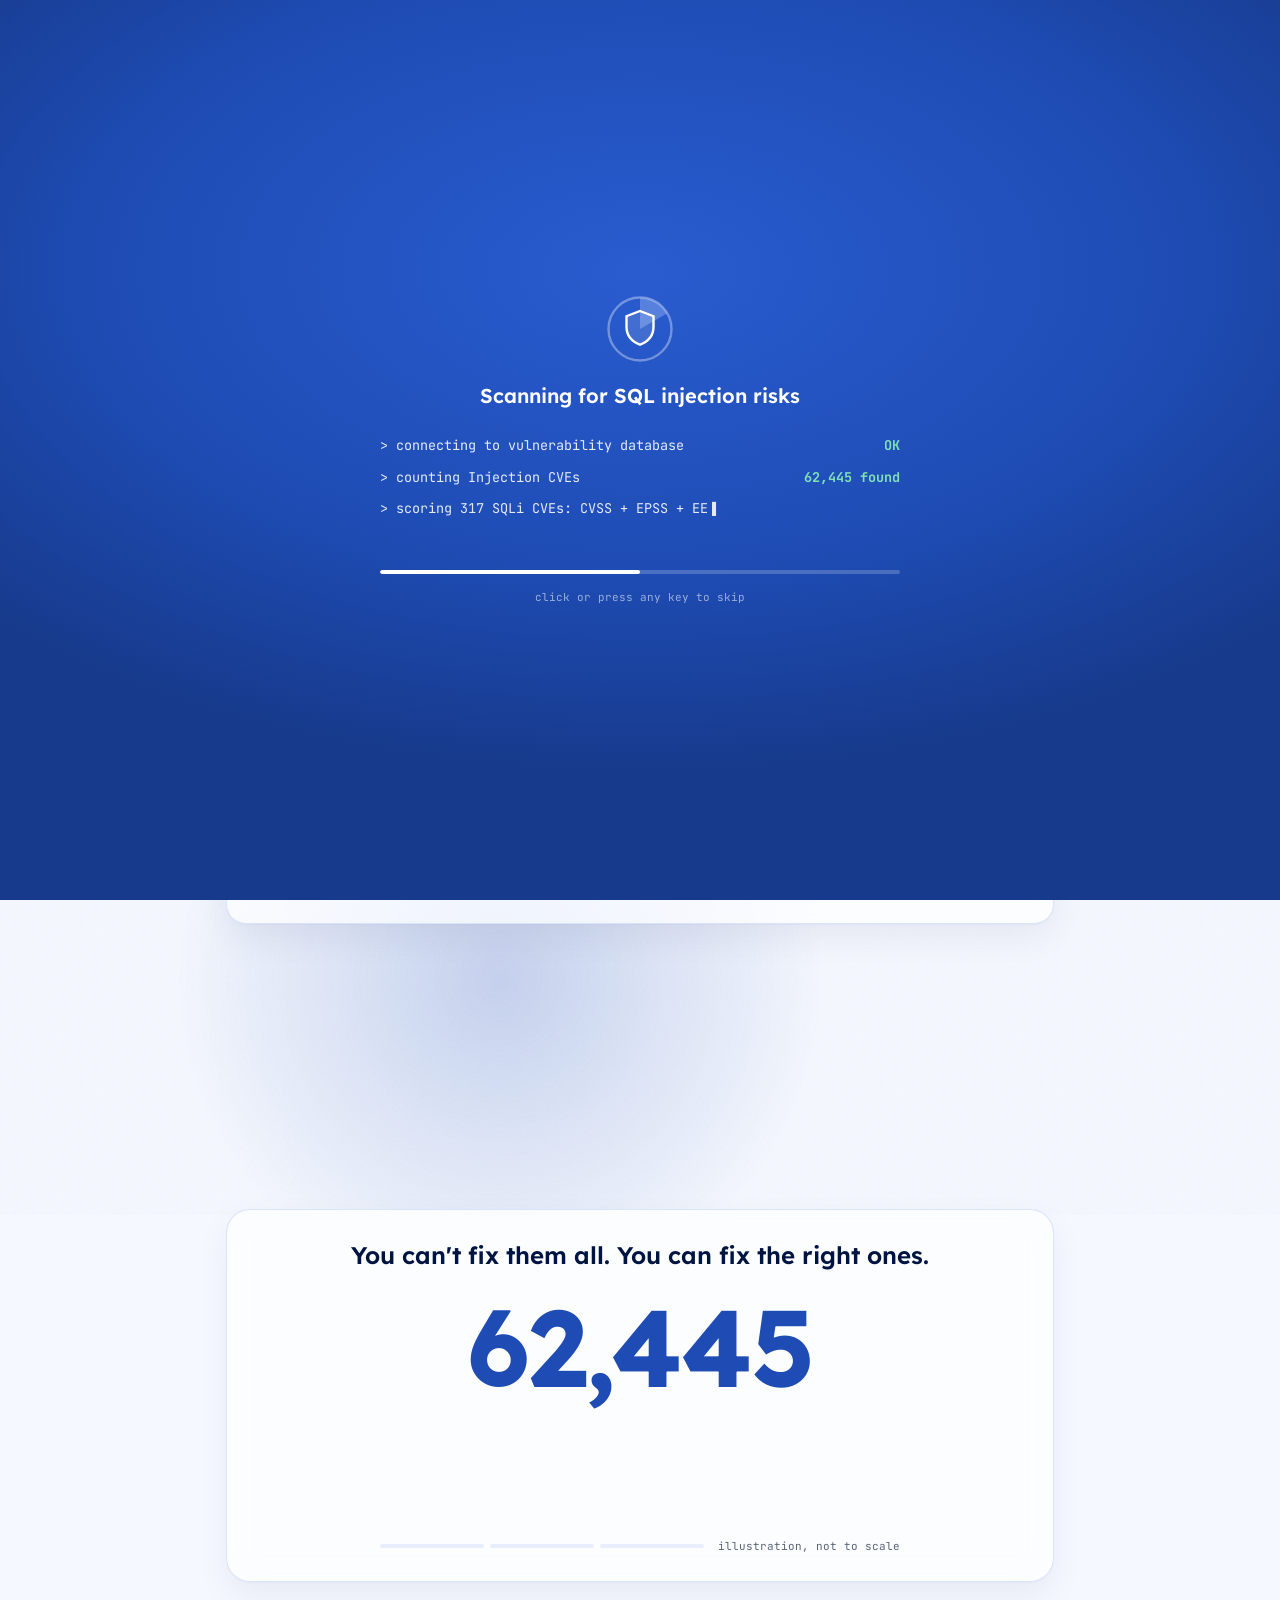
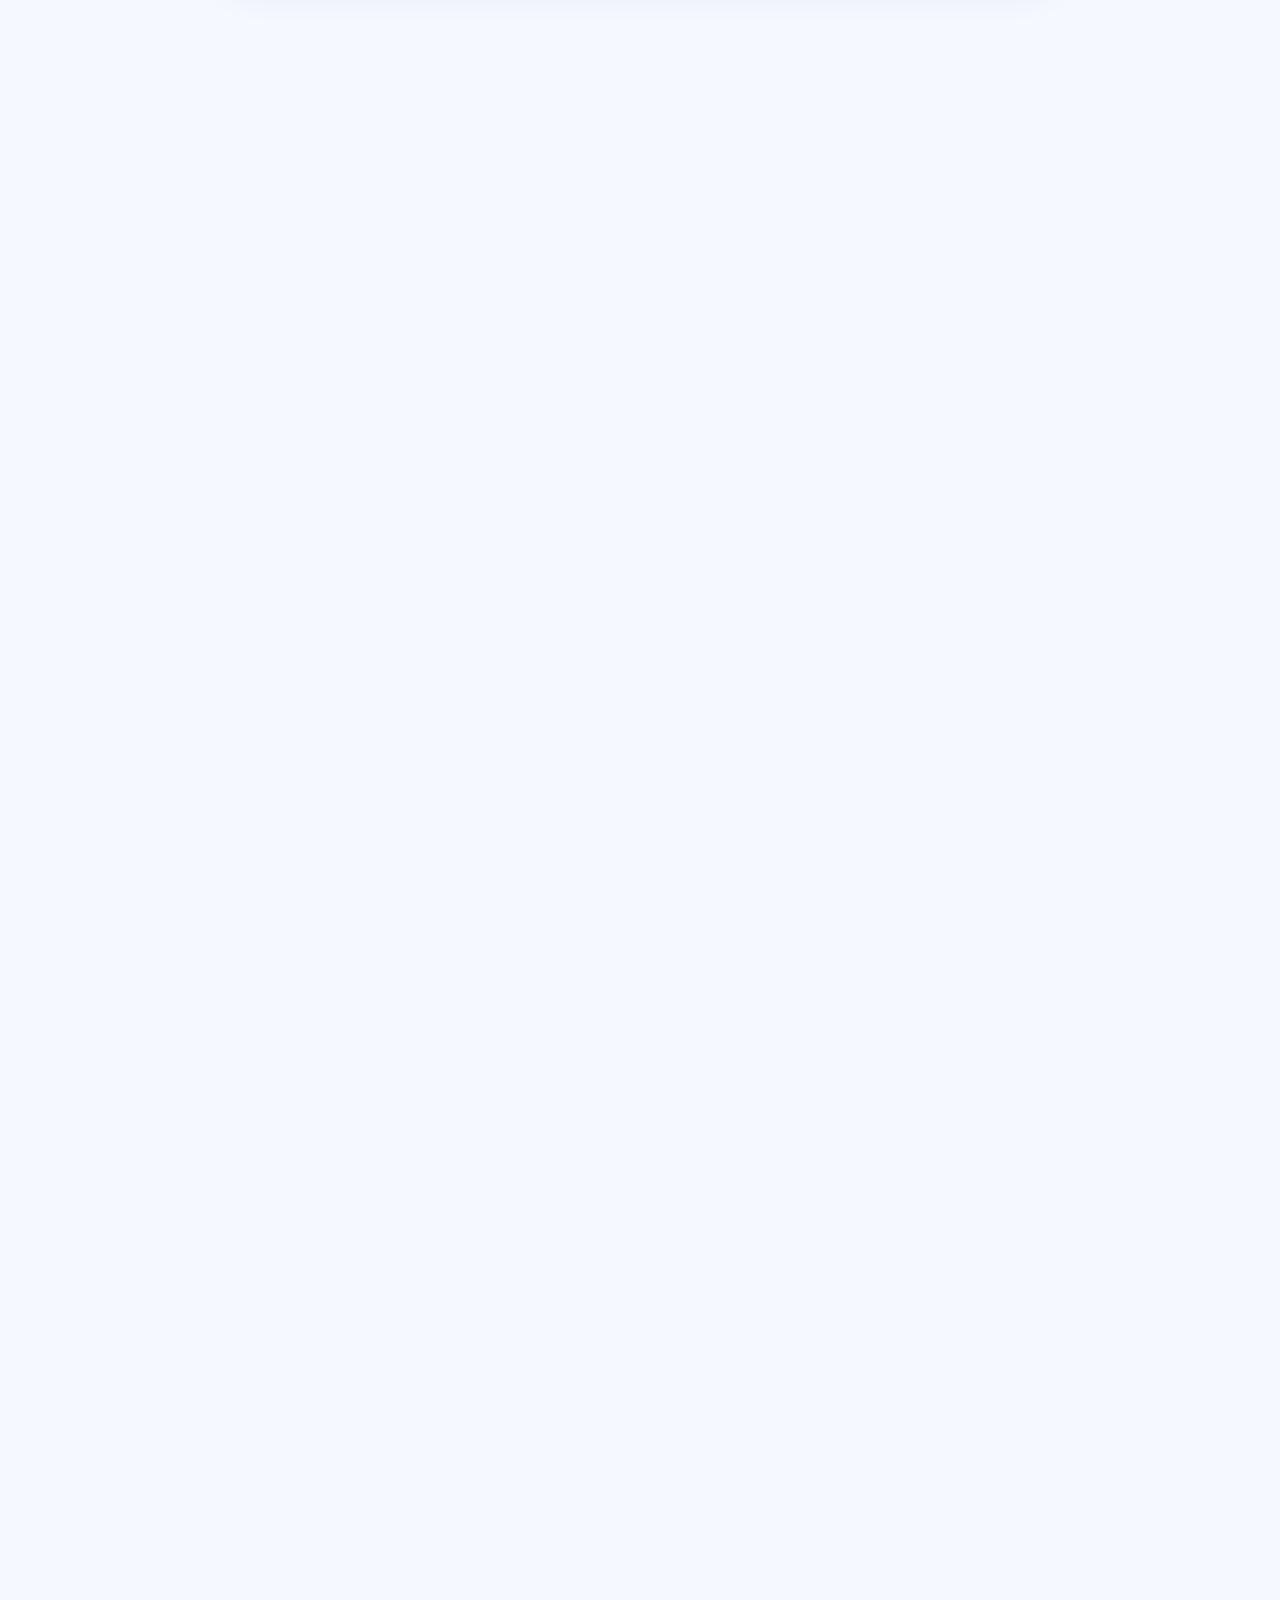
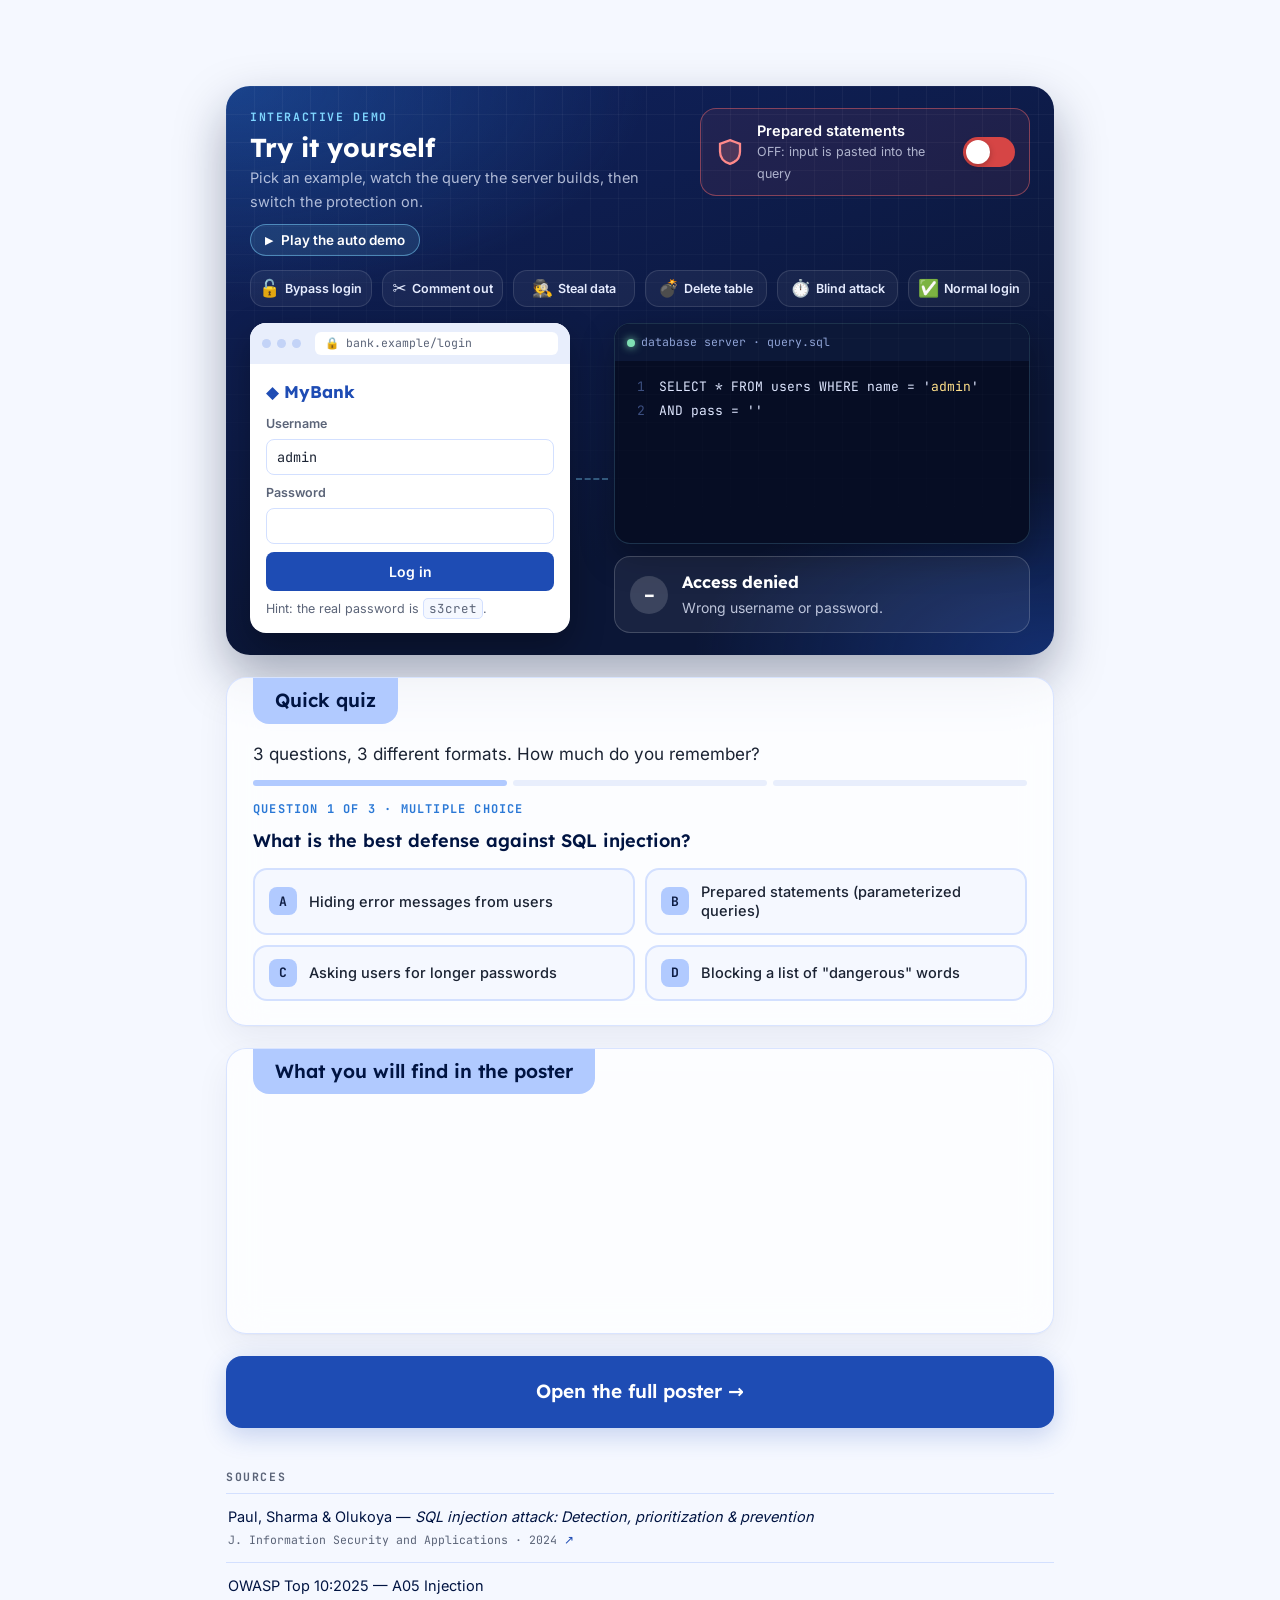
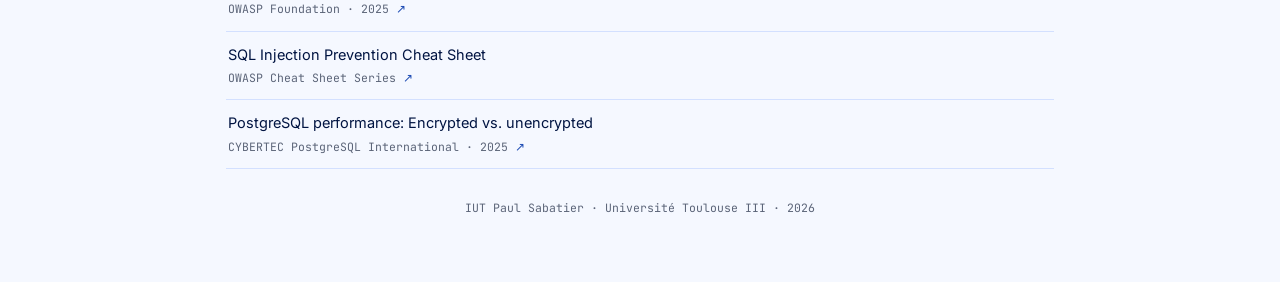
<file: index.html>
<!DOCTYPE html>
<html lang="en">
<head>
<meta charset="utf-8">
<meta name="viewport" content="width=device-width, initial-scale=1">
<title>Which SQL injection vulnerabilities should you fix first?</title>
<meta name="description" content="A short introduction to our poster on detecting, prioritizing and blocking SQL injection, by Imam Magadiyev and Yeadonaye Sentayehu, IUT Paul Sabatier.">
<meta name="theme-color" content="#1e4cb4">
<meta name="color-scheme" content="light dark">
<link rel="icon" href="favicon.svg" type="image/svg+xml">
<link rel="apple-touch-icon" href="apple-touch-icon.png">
<!-- share preview (WhatsApp, Discord, LinkedIn...) -->
<meta property="og:type" content="website">
<meta property="og:title" content="Which SQL injection vulnerabilities should you fix first?">
<meta property="og:description" content="Detect, prioritize and block SQL injection, with an interactive demo. Poster &amp; tech talk, IUT Paul Sabatier.">
<meta property="og:url" content="https://imammagadiyev.github.io/sql-injection-poster/">
<meta property="og:image" content="https://imammagadiyev.github.io/sql-injection-poster/og-image.png">
<meta property="og:image:width" content="1200">
<meta property="og:image:height" content="630">
<link rel="canonical" href="https://imammagadiyev.github.io/sql-injection-poster/">
<meta name="twitter:card" content="summary_large_image">
<link rel="preload" href="fonts/inter.woff2" as="font" type="font/woff2" crossorigin>
<link rel="preload" href="fonts/lexend.woff2" as="font" type="font/woff2" crossorigin>
<link rel="stylesheet" href="style.css">
<script src="script.js"></script>
<script src="vendor/gsap.min.js" defer></script>
<script src="vendor/ScrollTrigger.min.js" defer></script>
<script src="vendor/SplitText.min.js" defer></script>
<script src="vendor/lenis.min.js" defer></script>
</head>
<body>
<div class="bg" aria-hidden="true"><i></i><i></i><i></i></div>
<div class="loader" aria-hidden="true">
  <div class="ld-box">
    <svg class="ld-icon" viewBox="0 0 48 48"><circle cx="24" cy="24" r="21"/><g class="ld-sweep"><path d="M24 24 L24 3 A21 21 0 0 1 42.2 13.5 Z"/></g><path class="ld-shield" d="M24 12 L33 15.5 V22.5 C33 28.5 29 32.5 24 34.5 C19 32.5 15 28.5 15 22.5 V15.5 Z"/></svg>
    <p class="ld-title">Scanning for SQL injection risks</p>
    <div class="ld-lines">
      <p class="ld-line"><span>&gt; connecting to vulnerability database</span><b data-text="OK"></b></p>
      <p class="ld-line"><span>&gt; counting Injection CVEs</span><b data-count="62445" data-suffix=" found"></b></p>
      <p class="ld-line"><span>&gt; scoring 317 SQLi CVEs: CVSS + EPSS + EE</span><b data-count="153" data-suffix=" to fix first"></b></p>
      <p class="ld-line"><span>&gt; loading poster</span><b data-text="ready ✓"></b></p>
    </div>
    <div class="ld-bar"><i></i></div>
    <p class="ld-skip">click or press any key to skip</p>
  </div>
</div>
<div class="progress" aria-hidden="true"></div>
<div class="wrap">

  <header class="banner" id="top">
    <p class="eyebrow">Poster &amp; Tech Talk · English for Computer Science · BUT3</p>
    <h1>Which <span class="glitch" data-text="SQL injection">SQL injection</span> vulnerabilities should you fix first?</h1>
    <hr>
    <p class="question">Given that not all vulnerabilities can be fixed, how can a company detect, prioritize, and block SQL injection attacks?</p>
  </header>

  <div class="meta">
    <div class="authors">
      <div class="author">
        <span class="avatar" aria-hidden="true"><svg width="20" height="20" viewBox="0 0 24 24" fill="currentColor"><circle cx="12" cy="8" r="4.2"/><path d="M3.5 21c.8-4.3 4.2-6.6 8.5-6.6s7.7 2.3 8.5 6.6z"/></svg></span>
        <div><b>Imam Magadiyev</b><a href="mailto:imam.magadiyev@etu.iut-tlse3.fr">imam.magadiyev@etu.iut-tlse3.fr</a></div>
      </div>
      <div class="author">
        <span class="avatar" aria-hidden="true"><svg width="20" height="20" viewBox="0 0 24 24" fill="currentColor"><circle cx="12" cy="8" r="4.2"/><path d="M3.5 21c.8-4.3 4.2-6.6 8.5-6.6s7.7 2.3 8.5 6.6z"/></svg></span>
        <div><b>Yeadonaye Sentayehu</b><a href="mailto:yeadonaye-ashenafi.sentayehu@etu.iut-tlse3.fr">yeadonaye-ashenafi.sentayehu@etu.iut-tlse3.fr</a></div>
      </div>
    </div>
    <a class="btn primary" href="poster.html">Open the poster →</a>
  </div>

  <section class="card" id="attack">
    <h2 class="pill">The attack in one line</h2>
    <p class="lead">Type this in a login form, and a badly written website lets you in without a password:</p>
    <div class="login typed" role="img" aria-label="Login form: username admin, password ' OR '1'='1' --, result: access granted">
      <div class="login-bar"><i></i><i></i><i></i><span>bank.example/login</span></div>
      <div class="field"><span class="flabel">Username</span><span class="input">admin</span></div>
      <div class="field"><span class="flabel">Password</span><span class="input pw"><span class="inj">' OR '1'='1' --</span></span></div>
      <div class="login-foot"><span class="fake-btn">Log in</span><span class="result">Access granted: authentication bypassed</span></div>
    </div>
    <p class="query-label">What the database actually runs:</p>
    <div class="code query">SELECT * FROM users WHERE name = 'admin'
AND pass = '<span class="inj">' OR '1'='1'</span> <span class="cm">-- '</span> <span class="cm hint">← always true, the rest is a comment</span></div>
    <p>This is <b>SQL injection</b>: the site mixes what you type into its database query, so your input runs as code.</p>
  </section>

  <section class="funnel" id="funnel" aria-label="From 62,445 known flaws to 153 to fix first">
    <div class="funnel-sticky">
      <div class="funnel-card">
        <p class="funnel-kicker">You can't fix them all. You can fix the right ones.</p>
        <div class="funnel-stage">
          <p class="fbig" aria-hidden="true">62,445</p>
          <div class="funnel-steps">
            <div class="fstep">
              <p class="fnum">62,445</p>
              <p class="ftitle">known flaws (CVEs) in OWASP's Injection category</p>
              <p class="fnote">▲ +95% since 2021: far more than any team can fix</p>
            </div>
            <div class="fstep">
              <p class="fnum">317</p>
              <p class="ftitle">SQL injection CVEs analysed in the study</p>
              <p class="fnote">NVD, 2020–2023, each scored with CVSS, EPSS and EE</p>
            </div>
            <div class="fstep">
              <p class="fnum">153</p>
              <p class="ftitle">flagged "fix first" by the combined risk model</p>
              <p class="fnote">about half the list, with minimal wasted effort</p>
            </div>
          </div>
        </div>
        <div class="funnel-dots" aria-hidden="true"></div>
        <div class="funnel-foot" aria-hidden="true">
          <div class="funnel-progress"><i></i><i></i><i></i></div>
          <span class="funnel-scale">illustration, not to scale</span>
        </div>
      </div>
    </div>
  </section>

  <section class="lab" id="lab" hidden>
    <div class="lab-head">
      <div>
        <p class="lab-kicker">Interactive demo</p>
        <h2 class="lab-title">Try it yourself</h2>
        <p class="lab-sub">Pick an example, watch the query the server builds, then switch the protection on.</p>
        <button type="button" class="demo-btn" id="lab-demo"><span class="demo-ic" aria-hidden="true">▶</span> <span class="demo-txt">Play the auto demo</span></button>
      </div>
      <div class="guard-card">
        <svg viewBox="0 0 24 24" aria-hidden="true"><path d="M12 2.5 L20 5.5 V11.5 C20 16.5 16.6 20 12 21.5 C7.4 20 4 16.5 4 11.5 V5.5 Z"/></svg>
        <div class="guard-text"><b>Prepared statements</b><span id="lab-guard-label">OFF: input is pasted into the query</span></div>
        <button type="button" class="switch" id="lab-guard" role="switch" aria-checked="false" aria-label="Prepared statements"><i></i></button>
      </div>
    </div>

    <div class="presets" role="group" aria-label="Examples">
      <button type="button" data-u="admin" data-p="' OR '1'='1' --"><span class="pi" aria-hidden="true">🔓</span><span class="pt">Bypass login</span></button>
      <button type="button" data-u="admin'--" data-p="anything"><span class="pi" aria-hidden="true">✂️</span><span class="pt">Comment out</span></button>
      <button type="button" data-u="' UNION SELECT username, password FROM users --" data-p=""><span class="pi" aria-hidden="true">🕵️</span><span class="pt">Steal data</span></button>
      <button type="button" data-u="'; DROP TABLE users; --" data-p=""><span class="pi" aria-hidden="true">💣</span><span class="pt">Delete table</span></button>
      <button type="button" data-u="admin' AND SLEEP(5) --" data-p=""><span class="pi" aria-hidden="true">⏱️</span><span class="pt">Blind attack</span></button>
      <button type="button" data-u="admin" data-p="s3cret"><span class="pi" aria-hidden="true">✅</span><span class="pt">Normal login</span></button>
    </div>

    <div class="lab-stage">
      <div class="pane browser">
        <div class="pane-bar"><i></i><i></i><i></i><span class="url">🔒 bank.example/login</span></div>
        <div class="pane-body">
          <p class="bank-logo">◆ MyBank</p>
          <label class="field-v"><span>Username</span><input class="input" id="lab-u" value="admin" autocomplete="off" spellcheck="false"></label>
          <label class="field-v"><span>Password</span><input class="input" id="lab-p" value="" autocomplete="off" spellcheck="false"></label>
          <span class="fake-submit" aria-hidden="true">Log in</span>
          <p class="hint-pw">Hint: the real password is <code>s3cret</code>.</p>
        </div>
      </div>
      <div class="wire" aria-hidden="true"><span class="packet"></span></div>
      <div class="pane server">
        <div class="pane-bar dark"><span class="dot-live"></span><span>database server · query.sql</span></div>
        <div class="code lab-query" id="lab-q"></div>
      </div>
    </div>

    <div class="verdict" id="lab-v" aria-live="polite"><span class="v-icon" aria-hidden="true"></span><div><b></b><span class="v-text"></span></div></div>
  </section>

  <section class="card quiz" id="quiz" hidden>
    <h2 class="pill">Quick quiz</h2>
    <p class="lead">3 questions, 3 different formats. How much do you remember?</p>
    <div class="quiz-steps" aria-hidden="true"><i></i><i></i><i></i></div>
    <div class="quiz-body" aria-live="polite"></div>
  </section>

  <section class="card" id="inside">
    <h2 class="pill">What you will find in the poster</h2>
    <div class="steps">
      <div class="stepcard">
        <svg class="icon radar" viewBox="0 0 48 48" aria-hidden="true"><circle cx="24" cy="24" r="20"/><circle cx="24" cy="24" r="12"/><circle cx="24" cy="24" r="4"/><g class="sweep"><path d="M24 24 L24 4 A20 20 0 0 1 41.3 14 Z"/></g><circle class="blip" cx="33" cy="15" r="2.4"/></svg>
        <p class="step">01 · Detect</p>
        <p>How a deep-learning model recognises SQL injection in real network traffic, with a 97% F1-score.</p>
      </div>
      <div class="stepcard">
        <svg class="icon rank" viewBox="0 0 48 48" aria-hidden="true"><rect x="6" y="10" width="34" height="7" rx="3.5"/><rect x="6" y="21" width="24" height="7" rx="3.5"/><rect x="6" y="32" width="14" height="7" rx="3.5"/></svg>
        <p class="step">02 · Prioritize</p>
        <p>Why a single score (CVSS or EPSS) is not enough, and what works better.</p>
      </div>
      <div class="stepcard">
        <svg class="icon shield" viewBox="0 0 48 48" aria-hidden="true"><path class="sh" d="M24 4 L40 10 V22 C40 33 33 40.5 24 44 C15 40.5 8 33 8 22 V10 Z"/><path class="tick" d="M16.5 24 L22 29.5 L32 18.5"/></svg>
        <p class="step">03 · Block</p>
        <p>The simple defense that stops most attacks, and what extra protection costs.</p>
      </div>
    </div>
  </section>

  <a class="cta" href="poster.html">Open the full poster →</a>

  <section id="sources">
    <h2 class="label">Sources</h2>
    <div class="src">
      <a href="https://pure.qub.ac.uk/files/612065296/SQL_injection_attack.pdf">
        <span class="t">Paul, Sharma &amp; Olukoya — <i>SQL injection attack: Detection, prioritization &amp; prevention</i></span>
        <span class="m">J. Information Security and Applications · 2024</span>
      </a>
      <a href="https://top10.owasp.org/2025/A05_2025-Injection/">
        <span class="t">OWASP Top 10:2025 — A05 Injection</span>
        <span class="m">OWASP Foundation · 2025</span>
      </a>
      <a href="https://cheatsheetseries.owasp.org/cheatsheets/SQL_Injection_Prevention_Cheat_Sheet.html">
        <span class="t">SQL Injection Prevention Cheat Sheet</span>
        <span class="m">OWASP Cheat Sheet Series</span>
      </a>
      <a href="https://www.cybertec-postgresql.com/en/postgresql-tde-performance/">
        <span class="t">PostgreSQL performance: Encrypted vs. unencrypted</span>
        <span class="m">CYBERTEC PostgreSQL International · 2025</span>
      </a>
    </div>
  </section>

  <footer>IUT Paul Sabatier · Université Toulouse III · 2026</footer>

</div>
<nav class="dots-nav" aria-label="Sections">
  <a href="#top" data-label="Top"></a>
  <a href="#attack" data-label="The attack"></a>
  <a href="#funnel" data-label="The numbers"></a>
  <a href="#lab" data-label="Try it yourself"></a>
  <a href="#quiz" data-label="Quiz"></a>
  <a href="#inside" data-label="The poster"></a>
</nav>
<button type="button" class="to-top" aria-label="Back to top">↑</button>
<button type="button" class="theme-toggle" aria-label="Switch to dark mode">
  <svg class="i-moon" viewBox="0 0 24 24" aria-hidden="true"><path d="M20 14.5A8 8 0 0 1 9.5 4a8 8 0 1 0 10.5 10.5z"/></svg>
  <svg class="i-sun" viewBox="0 0 24 24" aria-hidden="true"><circle cx="12" cy="12" r="4.2"/><path d="M12 2.5v2.2M12 19.3v2.2M2.5 12h2.2M19.3 12h2.2M5.3 5.3l1.6 1.6M17.1 17.1l1.6 1.6M5.3 18.7l1.6-1.6M17.1 6.9l1.6-1.6"/></svg>
</button>
<button type="button" class="kbd-hint" aria-label="Show keyboard shortcuts">Press <kbd>?</kbd> for shortcuts</button>
<div class="kbd-help" role="dialog" aria-label="Keyboard shortcuts" hidden>
  <p class="kbd-title">Keyboard shortcuts</p>
  <ul>
    <li><kbd>D</kbd> play / stop the lab demo</li>
    <li><kbd>L</kbd> go to the lab</li>
    <li><kbd>Q</kbd> go to the quiz</li>
    <li><kbd>P</kbd> open the poster</li>
    <li><kbd>T</kbd> back to the top</li>
    <li><kbd>M</kbd> switch light / dark mode</li>
    <li><kbd>?</kbd> show / hide this panel</li>
  </ul>
</div>
</body>
</html>
</file>
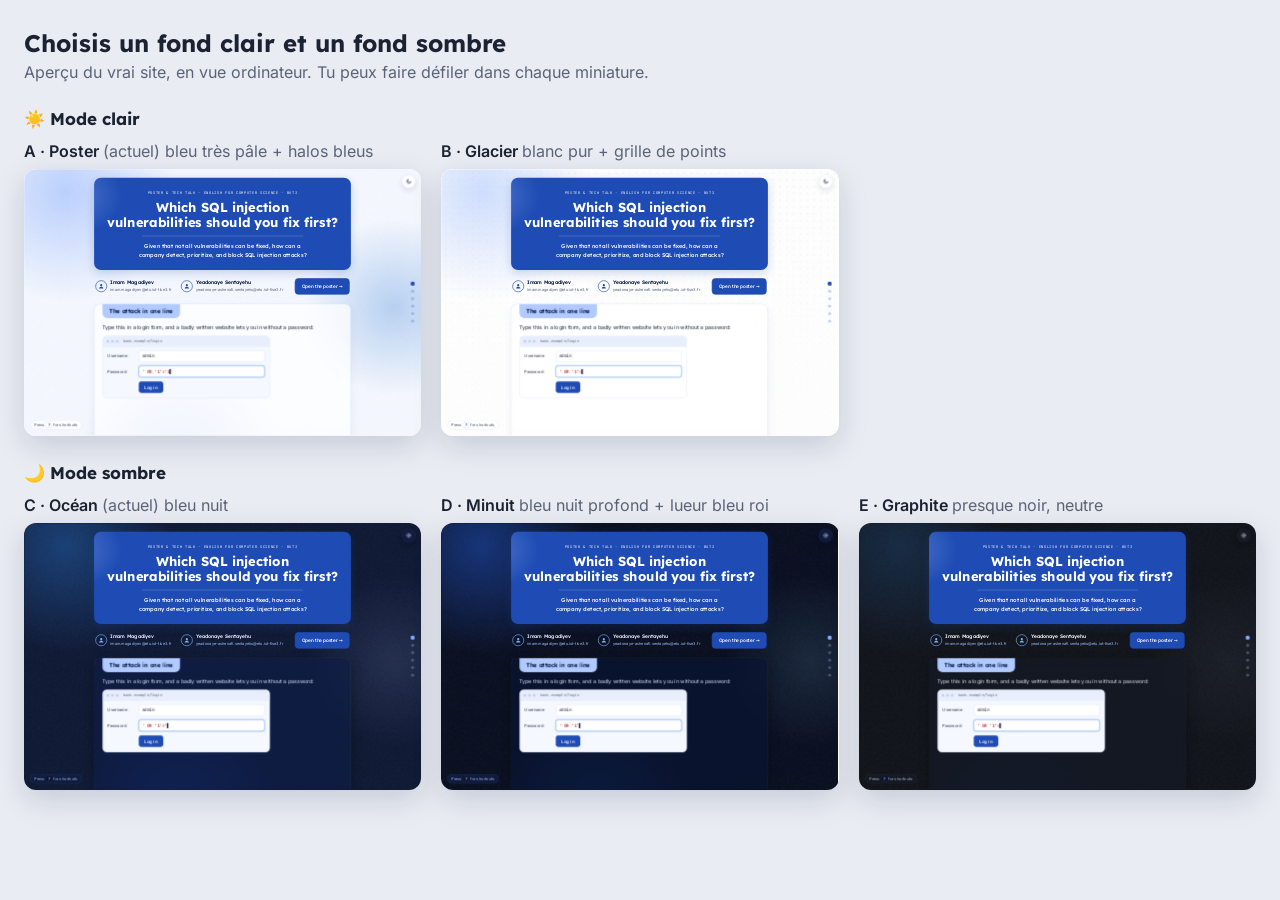
<file: fonds.html>
<!DOCTYPE html>
<html lang="fr">
<head>
<meta charset="utf-8">
<meta name="viewport" content="width=device-width, initial-scale=1">
<title>Choix du fond</title>
<style>
  @font-face{font-family:'Lexend'; font-weight:500 700; src:url(fonts/lexend.woff2) format('woff2')}
  @font-face{font-family:'Inter'; font-weight:400 600; src:url(fonts/inter.woff2) format('woff2')}
  body{margin:0; padding:28px 24px 48px; background:#e9ecf2; font-family:Inter, system-ui, sans-serif; color:#1b2333}
  h1{font-family:Lexend, sans-serif; font-size:24px; margin:0 0 4px}
  .sub{margin:0 0 24px; color:#5b6478}
  h2{font-family:Lexend, sans-serif; font-size:17px; margin:26px 0 12px}
  .row{display:grid; grid-template-columns:repeat(auto-fill, minmax(380px, 1fr)); gap:20px}
  figure{margin:0}
  figcaption{font-weight:600; margin-bottom:8px}
  figcaption span{font-weight:400; color:#5b6478}
  .frame{position:relative; width:100%; aspect-ratio:1280/860; overflow:hidden; border-radius:12px; box-shadow:0 10px 30px rgba(0,20,66,.15); background:#fff}
  .frame iframe{position:absolute; top:0; left:0; width:1280px; height:860px; border:0; transform-origin:0 0}
</style>
</head>
<body>
  <h1>Choisis un fond clair et un fond sombre</h1>
  <p class="sub">Aperçu du vrai site, en vue ordinateur. Tu peux faire défiler dans chaque miniature.</p>

  <h2>☀️ Mode clair</h2>
  <div class="row">
    <figure><figcaption>A · Poster <span>(actuel) bleu très pâle + halos bleus</span></figcaption>
      <div class="frame"><iframe src="index.html?preview&amp;theme=light" title="A"></iframe></div></figure>
    <figure><figcaption>B · Glacier <span>blanc pur + grille de points</span></figcaption>
      <div class="frame"><iframe src="index.html?preview&amp;theme=light&amp;bg=glacier" title="B"></iframe></div></figure>
  </div>

  <h2>🌙 Mode sombre</h2>
  <div class="row">
    <figure><figcaption>C · Océan <span>(actuel) bleu nuit</span></figcaption>
      <div class="frame"><iframe src="index.html?preview&amp;theme=dark" title="C"></iframe></div></figure>
    <figure><figcaption>D · Minuit <span>bleu nuit profond + lueur bleu roi</span></figcaption>
      <div class="frame"><iframe src="index.html?preview&amp;theme=dark&amp;bg=minuit" title="D"></iframe></div></figure>
    <figure><figcaption>E · Graphite <span>presque noir, neutre</span></figcaption>
      <div class="frame"><iframe src="index.html?preview&amp;theme=dark&amp;bg=graphite" title="E"></iframe></div></figure>
  </div>

<script>
  // scale each 1280px-wide page down to its thumbnail
  function fit() {
    document.querySelectorAll(".frame").forEach(function (f) {
      f.querySelector("iframe").style.transform = "scale(" + f.clientWidth / 1280 + ")";
    });
  }
  addEventListener("resize", fit);
  fit();
</script>
</body>
</html>
</file>
<file: style.css>
/* fonts stored locally (variable fonts, latin subset) so the site also works offline */
@font-face{font-family:'Inter'; font-style:normal; font-weight:400 600; font-display:swap; src:url(fonts/inter.woff2) format('woff2'); unicode-range:U+0000-00FF, U+0131, U+0152-0153, U+02BB-02BC, U+02C6, U+02DA, U+02DC, U+0304, U+0308, U+0329, U+2000-206F, U+20AC, U+2122, U+2191, U+2193, U+2212, U+2215, U+FEFF, U+FFFD}
@font-face{font-family:'Lexend'; font-style:normal; font-weight:500 700; font-display:swap; src:url(fonts/lexend.woff2) format('woff2'); unicode-range:U+0000-00FF, U+0131, U+0152-0153, U+02BB-02BC, U+02C6, U+02DA, U+02DC, U+0304, U+0308, U+0329, U+2000-206F, U+20AC, U+2122, U+2191, U+2193, U+2212, U+2215, U+FEFF, U+FFFD}
@font-face{font-family:'JetBrains Mono'; font-style:normal; font-weight:400 700; font-display:swap; src:url(fonts/jetbrains-mono.woff2) format('woff2'); unicode-range:U+0000-00FF, U+0131, U+0152-0153, U+02BB-02BC, U+02C6, U+02DA, U+02DC, U+0304, U+0308, U+0329, U+2000-206F, U+20AC, U+2122, U+2191, U+2193, U+2212, U+2215, U+FEFF, U+FFFD}

:root{
  /* poster palette */
  --bg:#f5f8ff;        /* poster background */
  --royal:#1e4cb4;     /* title banner */
  --pill:#b1caff;      /* section headings */
  --navy:#001442;      /* heading text */
  --chart:#2a78d6;     /* chart blue */
  --card:#ffffff;
  --border:#d3e0ff;
  --text:#1b2333;
  --muted:#5b6478;
  --danger:#c53030;
  --sans:"Inter",system-ui,-apple-system,"Segoe UI",sans-serif;
  --head:"Lexend","Inter",system-ui,sans-serif;
  --mono:"JetBrains Mono",ui-monospace,Menlo,monospace;
  color-scheme:light;
}
*{box-sizing:border-box}
html,body{margin:0}
body{
  background:var(--bg); color:var(--text);
  font-family:var(--sans); font-size:16px; line-height:1.65;
  -webkit-text-size-adjust:100%;
}
a{color:var(--royal)}
.wrap{max-width:860px; margin:0 auto; padding:28px 16px 64px}

/* ---------- banner ---------- */
.banner{
  background:var(--royal); color:#fff; border-radius:22px;
  padding:40px 32px 34px; text-align:center;
  box-shadow:0 10px 30px rgba(30,76,180,.22);
}
.eyebrow{
  font-family:var(--mono); font-size:11.5px; letter-spacing:.14em; text-transform:uppercase;
  opacity:.8; margin:0 0 14px;
}
h1{
  font-family:var(--head); font-weight:700; font-size:clamp(28px,5.2vw,42px);
  line-height:1.15; margin:0 0 18px; text-wrap:balance;
}
.banner hr{border:0; border-top:1.5px solid rgba(255,255,255,.55); width:min(520px,90%); margin:0 auto 16px}
.question{font-family:var(--head); font-weight:500; font-size:clamp(15px,2.3vw,18px); margin:0; text-wrap:balance; opacity:.95}

/* ---------- authors ---------- */
.meta{display:flex; flex-wrap:wrap; gap:18px 34px; align-items:center; justify-content:space-between; margin:26px 4px 30px}
.authors{display:flex; flex-wrap:wrap; gap:14px 30px}
.author{display:flex; gap:10px; align-items:center}
.avatar{
  width:38px; height:38px; border-radius:50%; flex:none;
  border:2.5px solid var(--royal); display:grid; place-items:center; color:var(--royal);
}
.author b{display:block; font-family:var(--head); font-weight:600; color:var(--navy); line-height:1.2}
.author a{font-size:12.5px; color:var(--muted); text-decoration:none; overflow-wrap:anywhere}
.author a:hover{color:var(--royal)}

/* ---------- buttons ---------- */
.btn{
  display:inline-block; text-decoration:none; font-weight:600; font-size:15px;
  padding:12px 20px; border-radius:12px; border:2px solid var(--royal);
}
.btn.primary{background:var(--royal); color:#fff}
.cta{
  display:block; text-align:center; text-decoration:none;
  background:var(--royal); color:#fff; font-family:var(--head); font-weight:600; font-size:19px;
  padding:20px; border-radius:16px; margin:8px 0 40px;
  box-shadow:0 8px 24px rgba(30,76,180,.22);
}
.btn:hover,.cta:hover{filter:brightness(1.1)}
.btn:focus-visible,.cta:focus-visible,.src a:focus-visible{outline:3px solid var(--navy); outline-offset:3px}

/* ---------- section cards ---------- */
.card{
  background:var(--card); border:1.5px solid var(--border); border-radius:20px;
  padding:0 26px 24px; margin:0 0 22px;
}
.pill{
  display:inline-block; background:var(--pill); color:var(--navy);
  font-family:var(--head); font-weight:600; font-size:19px;
  padding:7px 22px; border-radius:0 0 16px 16px; margin:0 0 16px;
}
.card p{margin:0 0 12px}
.card p:last-child{margin-bottom:0}
.lead{font-size:17px}

/* code */
.code{
  font-family:var(--mono); font-size:15px; line-height:1.8;
  background:#0f1e45; color:#dfe7ff; border-radius:12px;
  padding:14px 16px; margin:4px 0 14px; white-space:pre-wrap; overflow-wrap:anywhere;
}
.code .inj{color:#ff8a8a; font-weight:700}
.code .cm{color:#8fa3d6}

/* ---------- poster teaser ---------- */
.steps{display:grid; grid-template-columns:repeat(3,1fr); gap:12px}
.stepcard{background:var(--bg); border-radius:14px; padding:14px 16px}
.stepcard p{font-size:14.5px; line-height:1.5}
.card .step{
  font-family:var(--head); font-size:16px; font-weight:600; color:var(--royal);
  margin:0 0 6px;
}

/* ---------- sources ---------- */
.label{
  font-family:var(--mono); font-size:11.5px; font-weight:700; letter-spacing:.14em;
  text-transform:uppercase; color:var(--muted); margin:0 0 6px;
}
.src a{display:block; text-decoration:none; color:inherit; padding:12px 2px; border-top:1px solid var(--border)}
.src a:last-child{border-bottom:1px solid var(--border)}
.src a:hover{background:#fff}
.src .t{display:block; font-size:14.5px; line-height:1.45; color:var(--navy)}
.src .m{display:block; font-family:var(--mono); font-size:11.5px; color:var(--muted); margin-top:4px}
.src .m::after{content:" ↗"; color:var(--royal)}

footer{margin-top:30px; text-align:center; font-family:var(--mono); font-size:11.5px; color:var(--muted)}

@media (max-width:700px){
  .steps{grid-template-columns:1fr}
}
@media (max-width:460px){
  .banner{padding:30px 18px 26px; border-radius:18px}
  .card{padding:0 16px 20px}
  .code{font-size:13px; padding:12px}
  .btn{flex:1; text-align:center}
}

/* =========================================================
   Animations (hidden states only apply when script.js adds .js)
   ========================================================= */

/* banner: content rises on load + slow light sweep */
.banner{position:relative; overflow:hidden}
.banner > *{position:relative; animation:rise .8s cubic-bezier(.2,.7,.2,1) both}
.banner .eyebrow{animation-delay:.05s}
.banner h1{animation-delay:.15s}
.banner hr{animation-delay:.3s}
.banner .question{animation-delay:.4s}
.banner::before{
  content:""; position:absolute; inset:-40%;
  background:radial-gradient(closest-side, rgba(177,202,255,.35), transparent 70%);
  width:60%; height:120%; animation:drift 12s ease-in-out infinite alternate;
}
@keyframes rise{from{opacity:0; transform:translateY(16px)} to{opacity:1; transform:none}}
@keyframes drift{from{transform:translate(-10%,-5%)} to{transform:translate(150%,25%)}}

/* reveal on scroll */
.js .reveal{opacity:0; transform:translateY(22px); transition:opacity .7s ease, transform .7s cubic-bezier(.2,.7,.2,1)}
.js .reveal.in{opacity:1; transform:none}
.js .stepcard{
  opacity:0; transform:translateY(16px);
  transition:opacity .6s ease var(--d,0ms), transform .6s cubic-bezier(.2,.7,.2,1) var(--d,0ms), translate .2s ease, box-shadow .2s ease;
}
.js .in .stepcard{opacity:1; transform:none}

/* hover lift */
.stepcard{transition:translate .2s ease, box-shadow .2s ease}
.stepcard:hover{translate:0 -4px; box-shadow:0 10px 24px rgba(30,76,180,.14)}

/* typewriter */
.typing .inj::after{content:"▌"; color:#dfe7ff; animation:blink .8s steps(1) infinite}
.js .typed .cm{opacity:0; transition:opacity .5s ease}
.typed.done .cm{opacity:1}
.typed.done{animation:breach .9s ease}
@keyframes blink{50%{opacity:0}}
@keyframes breach{30%{box-shadow:0 0 0 4px rgba(255,107,107,.55)} 100%{box-shadow:0 0 0 0 rgba(255,107,107,0)}}

/* call to action: light sweep + arrow nudge */
.cta,.btn{position:relative; overflow:hidden; transition:filter .2s ease, translate .2s ease}
.cta::after{
  content:""; position:absolute; top:0; bottom:0; left:-60%; width:40%;
  background:linear-gradient(100deg, transparent, rgba(255,255,255,.35), transparent);
  transform:skewX(-20deg); animation:shine 4s ease-in-out 1.5s infinite;
}
.cta:hover,.btn:hover{translate:0 -2px}
@keyframes shine{0%{left:-60%} 30%,100%{left:130%}}

/* =========================================================
   Themed effects
   ========================================================= */

/* reading progress bar */
.progress{
  position:fixed; top:0; left:0; z-index:10; width:100%; height:3px;
  background:linear-gradient(90deg,var(--chart),var(--royal));
  transform-origin:0 50%; transform:scaleX(var(--p,0));
}

/* fake login form */
.login{
  background:var(--bg); border:1.5px solid var(--border); border-radius:14px;
  padding:0 0 16px; margin:4px 0 16px; max-width:540px; overflow:hidden;
}
.login-bar{
  display:flex; gap:6px; align-items:center; background:#e8eefc; padding:8px 12px;
  font-family:var(--mono); font-size:11.5px; color:var(--muted);
}
.login-bar i{width:9px; height:9px; border-radius:50%; background:#c3d3f7}
.login-bar span{margin-left:8px}
.field{display:grid; grid-template-columns:90px 1fr; gap:10px; align-items:center; padding:12px 16px 0}
.flabel{font-size:13px; font-weight:600; color:var(--muted)}
.input{
  font-family:var(--mono); font-size:14px; background:#fff; min-height:36px;
  border:1.5px solid var(--border); border-radius:8px; padding:6px 10px; overflow-wrap:anywhere;
  transition:border-color .2s ease, box-shadow .2s ease;
}
.pw .inj{color:var(--danger); font-weight:700}
.typing .pw{border-color:var(--chart); box-shadow:0 0 0 3px rgba(42,120,214,.15)}
.login.typing .inj::after{color:var(--navy)}
.login-foot{display:flex; flex-wrap:wrap; gap:10px 14px; align-items:center; padding:14px 16px 0 116px}
.fake-btn{background:var(--royal); color:#fff; font-weight:600; font-size:14px; padding:7px 18px; border-radius:8px}
.result{font-size:13.5px; font-weight:700; color:var(--danger); background:#fde8e8; padding:5px 12px; border-radius:999px}
.result::before{content:"⚠ "}
.js .login .result{opacity:0; transform:scale(.85); transition:opacity .4s ease .25s, transform .4s cubic-bezier(.3,1.6,.5,1) .25s}
.login.done .result{opacity:1; transform:none}
.login.done{animation:breach .9s ease, shake .45s ease}
.login.done .fake-btn{animation:press .35s ease}
@keyframes shake{20%{translate:-5px 0} 40%{translate:4px 0} 60%{translate:-3px 0} 80%{translate:2px 0}}
@keyframes press{50%{transform:scale(.92); filter:brightness(1.25)}}

/* query revealed after the attack */
.card .query-label{font-size:13.5px; color:var(--muted); margin:0 0 4px}
.query{font-size:13.5px}
.query-label,.query{transition:opacity .6s ease .5s, transform .6s ease .5s}
.js .login:not(.done) ~ .query-label,
.js .login:not(.done) ~ .query{opacity:0; transform:translateY(8px)}

/* step icons */
.icon{display:block; width:46px; height:46px; margin-bottom:8px; fill:none; stroke:var(--royal); stroke-width:2}
.radar circle{stroke:var(--pill)}
.radar .sweep{transform-origin:24px 24px; animation:spin 3s linear infinite}
.radar .sweep path{fill:rgba(42,120,214,.28); stroke:none}
.radar .blip{fill:var(--chart); stroke:none; animation:blip 3s linear infinite}
@keyframes spin{to{transform:rotate(360deg)}}
@keyframes blip{0%,8%{opacity:0} 12%{opacity:1} 45%,100%{opacity:0}}

.rank rect{fill:var(--pill); stroke:none; transform-box:fill-box; transform-origin:left center}
.rank rect:first-child{fill:var(--royal)}
.js .rank rect{transform:scaleX(0); transition:transform .7s cubic-bezier(.2,.7,.2,1)}
.js .in .rank rect{transform:none}
.js .in .rank rect:nth-child(1){transition-delay:.5s}
.js .in .rank rect:nth-child(2){transition-delay:.65s}
.js .in .rank rect:nth-child(3){transition-delay:.8s}

.shield .sh{fill:#e8eefc}
.shield .tick{stroke-width:3.5; stroke-linecap:round; stroke-linejoin:round; stroke-dasharray:30}
.js .shield .tick{stroke-dashoffset:30; transition:stroke-dashoffset .7s ease 1s}
.js .in .shield .tick{stroke-dashoffset:0}
.stepcard:hover .shield{animation:pulse .6s ease}
.stepcard:hover .rank rect:first-child{fill:var(--chart)}
@keyframes pulse{50%{transform:scale(1.12)}}

@media (max-width:460px){
  .field{grid-template-columns:76px 1fr}
  .login-foot{padding-left:16px}
  .query .hint{display:block}
}

/* =========================================================
   Interactive lab (dark "test room" panel)
   ========================================================= */
.lab{
  position:relative; overflow:hidden; margin:0 0 22px; padding:26px; border-radius:24px; color:#e6ecff;
  background:
    radial-gradient(700px 360px at 0% 0%, rgba(42,120,214,.38), transparent 60%),
    radial-gradient(600px 300px at 100% 100%, rgba(30,76,180,.45), transparent 60%),
    linear-gradient(160deg, #10225f, #0b1636 70%);
  box-shadow:0 22px 50px rgba(11,22,54,.35);
}
.lab::before{ /* faint grid */
  content:""; position:absolute; inset:0; pointer-events:none;
  background-image:linear-gradient(rgba(255,255,255,.045) 1px, transparent 1px), linear-gradient(90deg, rgba(255,255,255,.045) 1px, transparent 1px);
  background-size:28px 28px;
  -webkit-mask-image:linear-gradient(to bottom, #000, transparent 85%); mask-image:linear-gradient(to bottom, #000, transparent 85%);
}
.lab > *{position:relative}

.lab-head{display:flex; flex-wrap:wrap; justify-content:space-between; align-items:flex-start; gap:18px; margin-bottom:22px}
.lab-kicker{font-family:var(--mono); font-size:11.5px; font-weight:700; letter-spacing:.14em; text-transform:uppercase; color:#7fd6ff; margin:0 0 6px}
.lab-title{font-family:var(--head); font-weight:700; font-size:clamp(24px,4vw,30px); color:#fff; margin:0 0 6px; line-height:1.15}
.lab-sub{margin:0; max-width:440px; font-size:15px; color:rgba(230,236,255,.75)}

.lab-head > div:first-child{flex:1 1 300px}
.guard-card{
  flex:0 1 330px; display:flex; align-items:center; gap:12px; padding:12px 14px; border-radius:16px;
  background:rgba(255,107,107,.08); border:1.5px solid rgba(255,107,107,.45);
  transition:background .3s ease, border-color .3s ease;
}
.guard-card svg{flex:none; width:30px; height:30px; fill:rgba(255,138,138,.2); stroke:#ff8a8a; stroke-width:1.8; transition:fill .3s, stroke .3s}
.guard-text{flex:1; line-height:1.35}
.guard-text b{display:block; color:#fff; font-size:14.5px}
.guard-text span{font-size:12.5px; color:rgba(230,236,255,.72)}
.lab.guarded .guard-card{background:rgba(127,224,180,.08); border-color:rgba(127,224,180,.55)}
.lab.guarded .guard-card svg{fill:rgba(127,224,180,.22); stroke:#7fe0b4}
.switch{
  flex:none; width:52px; height:30px; border-radius:99px; border:0; cursor:pointer; padding:0;
  background:#d64545; position:relative; transition:background .25s ease;
}
.switch i{
  position:absolute; top:3px; left:3px; width:24px; height:24px; border-radius:50%; background:#fff;
  box-shadow:0 2px 6px rgba(0,0,0,.25); transition:transform .25s cubic-bezier(.3,1.4,.5,1);
}
.switch[aria-checked="true"]{background:#1f9d6b}
.switch[aria-checked="true"] i{transform:translateX(22px)}

/* example tiles */
.presets{display:grid; grid-template-columns:repeat(6,1fr); gap:10px; margin:0 0 20px}
.presets button{
  display:flex; flex-direction:column; align-items:center; gap:6px; padding:13px 8px; cursor:pointer;
  font:600 13px var(--sans); color:#e6ecff; text-align:center; line-height:1.25;
  background:rgba(255,255,255,.05); border:1.5px solid rgba(255,255,255,.12); border-radius:14px;
  transition:background .2s ease, border-color .2s ease, translate .2s ease, box-shadow .2s ease;
}
.presets .pi{font-size:22px; line-height:1}
.presets button:hover{background:rgba(255,255,255,.09); border-color:rgba(127,214,255,.6); translate:0 -2px}
.presets button.on{
  background:rgba(42,120,214,.35); border-color:#7fd6ff;
  box-shadow:0 0 0 3px rgba(127,214,255,.15), 0 10px 26px rgba(42,120,214,.35);
}
.presets button:focus-visible,.switch:focus-visible,.lab .input:focus-visible{outline:3px solid #7fd6ff; outline-offset:2px}

/* browser -> wire -> server */
.lab-stage{display:grid; grid-template-columns:minmax(0,1fr) 56px minmax(0,1.3fr); margin-bottom:16px}
.pane{display:flex; flex-direction:column; border-radius:16px; overflow:hidden; box-shadow:0 14px 34px rgba(0,0,0,.3)}
.pane-bar{display:flex; align-items:center; gap:6px; padding:9px 12px; background:#e8eefc; font-family:var(--mono); font-size:11.5px; color:var(--muted)}
.pane-bar i{width:9px; height:9px; border-radius:50%; background:#c3d3f7}
.pane-bar .url{flex:1; margin-left:8px; background:#fff; border-radius:6px; padding:2px 10px; white-space:nowrap; overflow:hidden; text-overflow:ellipsis}
.browser{background:#fff; color:var(--text)}
.pane-body{padding:16px 18px 18px}
.bank-logo{font-family:var(--head); font-weight:700; font-size:17px; color:var(--royal); margin:0 0 12px}
.field-v{display:block; margin-bottom:10px}
.field-v > span{display:block; font-size:12.5px; font-weight:600; color:var(--muted); margin-bottom:4px}
.lab .input{width:100%; color:var(--text); font-size:13.5px}
.lab .input:focus{border-color:var(--chart); box-shadow:0 0 0 3px rgba(42,120,214,.15); outline:none}
.fake-submit{display:block; margin-top:4px; padding:8px; border-radius:8px; text-align:center; font-weight:600; font-size:14px; background:var(--royal); color:#fff}
.hint-pw{margin:10px 0 0; font-size:12.5px; color:var(--muted)}
.hint-pw code{font-family:var(--mono); background:var(--bg); border:1px solid var(--border); border-radius:5px; padding:1px 5px}

.server{background:#060d24; border:1.5px solid rgba(127,214,255,.18)}
.pane-bar.dark{background:#0c1838; color:#8fa3d6}
.dot-live{width:8px; height:8px; border-radius:50%; background:#7fe0b4; box-shadow:0 0 8px #7fe0b4; animation:blink 1.6s steps(1) infinite}
.lab-query{flex:1; margin:0; border-radius:0; background:transparent; padding:14px 14px 14px 0; font-size:13px; min-height:130px; counter-reset:ln}
.lab-query .ln{display:block; position:relative; padding-left:44px; counter-increment:ln}
.lab-query .ln::before{content:counter(ln); position:absolute; left:0; width:30px; text-align:right; color:#3c4f80}
.lab-query .in{color:#ffe08a}
.lab-query .in.bad{color:#ff8a8a; font-weight:700; background:rgba(255,107,107,.14); border-radius:3px}
.lab-query .ph{color:#7fe0b4; font-weight:700}

.wire{position:relative}
.wire::before{content:""; position:absolute; left:6px; right:6px; top:50%; border-top:2px dashed rgba(127,214,255,.35)}
.packet{position:absolute; top:calc(50% - 6px); left:0; width:12px; height:12px; border-radius:50%; background:#7fd6ff; box-shadow:0 0 14px #7fd6ff; opacity:0}
.wire.send .packet{animation:packet .6s ease-in-out}
.lab.guarded .packet{background:#7fe0b4; box-shadow:0 0 14px #7fe0b4}
@keyframes packet{0%{left:0; opacity:0} 15%,85%{opacity:1} 100%{left:calc(100% - 12px); opacity:0}}
@keyframes packet-v{0%{top:0; opacity:0} 15%,85%{opacity:1} 100%{top:calc(100% - 12px); opacity:0}}

/* verdict banner */
.verdict{display:flex; align-items:center; gap:14px; padding:16px 18px; border-radius:16px; border:1.5px solid; line-height:1.45}
.verdict b{display:block; font-family:var(--head); font-size:18px; color:#fff; margin-bottom:2px}
.verdict .v-text{font-size:14px}
.v-icon{flex:none; display:grid; place-items:center; width:44px; height:44px; border-radius:50%; font:800 20px var(--head); color:#fff}
.verdict.bad{background:rgba(255,107,107,.12); border-color:rgba(255,107,107,.5); color:#ffd3d3}
.verdict.bad .v-icon{background:#e05252; animation:ring 1.6s ease-out infinite}
.verdict.bad .v-icon::before{content:"!"}
.verdict.warn{background:rgba(255,190,90,.12); border-color:rgba(255,190,90,.5); color:#ffe6bf}
.verdict.warn .v-icon{background:#d9952b}
.verdict.warn .v-icon::before{content:"?"}
.verdict.good{background:rgba(127,224,180,.1); border-color:rgba(127,224,180,.5); color:#cdf3e2}
.verdict.good .v-icon{background:#1f9d6b}
.verdict.good .v-icon::before{content:"✓"}
.verdict.neutral{background:rgba(255,255,255,.06); border-color:rgba(255,255,255,.18); color:rgba(230,236,255,.8)}
.verdict.neutral .v-icon{background:rgba(255,255,255,.15)}
.verdict.neutral .v-icon::before{content:"–"}
.verdict.pop{animation:pop .45s cubic-bezier(.3,1.5,.5,1)}
.verdict.bad.pop{animation:pop .45s cubic-bezier(.3,1.5,.5,1), shake .45s ease}
@keyframes pop{from{transform:scale(.95); opacity:.4} to{transform:none; opacity:1}}
@keyframes ring{0%{box-shadow:0 0 0 0 rgba(255,107,107,.55)} 100%{box-shadow:0 0 0 14px rgba(255,107,107,0)}}

@media (max-width:860px){
  .presets{grid-template-columns:repeat(3,1fr)}
}
@media (max-width:760px){
  .lab{padding:20px 16px}
  .guard-card{flex-basis:100%}
  .lab-stage{grid-template-columns:1fr; grid-template-rows:auto 44px auto}
  .wire::before{left:50%; right:auto; top:6px; bottom:6px; border-top:0; border-left:2px dashed rgba(127,214,255,.35)}
  .packet{left:calc(50% - 5px); top:0}
  .wire.send .packet{animation:packet-v .6s ease-in-out}
}
@media (max-width:420px){
  .presets{grid-template-columns:repeat(2,1fr)}
}

/* =========================================================
   Loading screen
   ========================================================= */
.loader{display:none}
.js .loader{
  display:flex; align-items:center; justify-content:center; padding:16px;
  position:fixed; inset:0; z-index:100; color:#fff;
  background:radial-gradient(900px 500px at 50% 30%, #2a5cd0, var(--royal) 60%, #173a8c);
  transition:transform .8s cubic-bezier(.7,0,.2,1), border-radius .8s ease;
}
.loader.out{transform:translateY(-100%); border-radius:0 0 40% 40%; pointer-events:none}
.loading body{overflow:hidden}
.loading .banner > *{animation-play-state:paused}
.ld-box{width:min(520px,100%); font-family:var(--mono)}
.ld-icon{display:block; width:72px; height:72px; margin:0 auto 14px; fill:none; stroke:#fff; stroke-width:1.6}
.ld-icon circle{stroke:rgba(255,255,255,.35)}
.ld-sweep{transform-origin:24px 24px; animation:spin 1.6s linear infinite}
.ld-sweep path{fill:rgba(177,202,255,.35); stroke:none}
.ld-shield{fill:rgba(255,255,255,.12)}
.ld-title{
  font-family:var(--head); font-weight:600; font-size:20px; text-align:center; margin:0 0 22px;
}
.ld-line{
  display:flex; flex-wrap:wrap; justify-content:space-between; gap:2px 14px;
  font-size:13.5px; margin:0 0 9px; color:rgba(255,255,255,.88);
  opacity:0; transform:translateY(6px); transition:opacity .3s ease, transform .3s ease;
}
.ld-line.show{opacity:1; transform:none}
.ld-line.show:not(.ok) span::after{content:"▌"; margin-left:4px; animation:blink .6s steps(1) infinite}
.ld-line b{color:#7fe0b4; white-space:nowrap}
.ld-bar{height:4px; background:rgba(255,255,255,.2); border-radius:99px; overflow:hidden; margin-top:20px}
.ld-bar i{display:block; height:100%; width:0; background:#fff; border-radius:99px; transition:width .45s ease}
.ld-skip{font-size:11px; text-align:center; opacity:.55; margin:14px 0 0}

/* =========================================================
   Page transition curtain
   ========================================================= */
.wipe{
  position:fixed; inset:0; z-index:200;
  background:radial-gradient(900px 500px at 50% 30%, #2a5cd0, var(--royal) 60%, #173a8c);
  transform:translateY(100%); border-radius:40% 40% 0 0;
  transition:transform .65s cubic-bezier(.7,0,.2,1), border-radius .65s ease;
}
.wipe.in{transform:none; border-radius:0}

/* =========================================================
   Poster page
   ========================================================= */
.poster-page body{background:radial-gradient(1200px 700px at 50% 0%, #1b3f96, #0b1636 70%); min-height:100vh}
.viewer-bar{
  position:sticky; top:0; z-index:5; display:flex; align-items:center; justify-content:space-between; gap:12px;
  padding:12px 16px; background:var(--royal); color:#fff; box-shadow:0 6px 24px rgba(0,0,0,.25);
  transition:transform .6s cubic-bezier(.2,.7,.2,1);
}
.vb-title{
  flex:1; margin:0; text-align:center; font-family:var(--head); font-weight:600; font-size:15px;
  white-space:nowrap; overflow:hidden; text-overflow:ellipsis;
}
.vb-back,.vb-dl{
  white-space:nowrap; text-decoration:none; font-weight:600; font-size:14px; color:#fff;
  padding:8px 14px; border-radius:10px; border:1.5px solid rgba(255,255,255,.5);
  transition:background .2s ease, translate .2s ease;
}
.vb-back:hover{background:rgba(255,255,255,.12); translate:0 -1px}
.vb-dl{background:#fff; color:var(--royal); border-color:#fff}
.vb-dl:hover{translate:0 -1px; filter:brightness(1.05)}
.vb-back:focus-visible,.vb-dl:focus-visible,.poster-frame:focus-visible{outline:3px solid #b1caff; outline-offset:3px}

.viewer{max-width:1500px; margin:0 auto; padding:28px 16px 40px}
.poster-frame{
  display:block; position:relative; width:100%; padding:0; border:0; background:#fff; cursor:zoom-in;
  border-radius:12px; overflow:hidden; box-shadow:0 30px 80px rgba(0,0,0,.45);
}
.poster-frame img{display:block; width:100%; height:auto}
.viewer.zoomed{max-width:none; overflow-x:auto}
.viewer.zoomed .poster-frame{width:min(2700px, 300vw); max-width:none; cursor:zoom-out; border-radius:0}
.hint-touch{display:none}
@media (hover:none){ .hint-mouse{display:none} .hint-touch{display:inline} }
.viewer-hint{margin:16px 0 0; text-align:center; font-size:13.5px; color:rgba(255,255,255,.72)}
.viewer-hint a{color:#b1caff}
.scanline{
  position:absolute; left:0; right:0; top:0; height:3px; opacity:0; pointer-events:none;
  background:linear-gradient(90deg, transparent, #7fd6ff 20%, #fff 50%, #7fd6ff 80%, transparent);
  box-shadow:0 0 22px 6px rgba(127,214,255,.55);
}

/* entrance after the loading screen */
.js .viewer-bar{transform:translateY(-100%)}
.js.ready .viewer-bar{transform:none}
.js .poster-frame{opacity:0}
.js.ready .poster-frame{animation:poster-in 1.5s cubic-bezier(.2,.7,.2,1) .15s both}
.js.ready .scanline{animation:scan 1.5s cubic-bezier(.2,.7,.2,1) .15s both}
.js .viewer-hint{opacity:0; transition:opacity .6s ease 1.5s}
.js.ready .viewer-hint{opacity:1}
@keyframes poster-in{
  from{opacity:1; transform:scale(.97) translateY(18px); clip-path:inset(0 0 100% 0)}
  to{opacity:1; transform:none; clip-path:inset(0 0 0 0)}
}
@keyframes scan{
  0%{top:0; opacity:1}
  92%{top:calc(100% - 3px); opacity:1}
  100%{top:calc(100% - 3px); opacity:0}
}

@media (max-width:600px){
  .vb-title{display:none}
  .viewer{padding:18px 10px 30px}
}

@media (prefers-reduced-motion:reduce){
  *,*::before,*::after{animation:none !important; transition:none !important}
}

/* =========================================================
   Touch & small screens
   ========================================================= */
a,button{-webkit-tap-highlight-color:transparent}
@media (max-width:760px){
  .lab .input{font-size:16px}   /* below 16px iOS zooms in on focus */
}
@media (hover:none){
  /* no sticky "lifted" state after a tap */
  .stepcard:hover,.presets button:hover,.cta:hover,.btn:hover,.vb-back:hover,.vb-dl:hover{translate:none}
  .stepcard:hover{box-shadow:none}
}

/* =========================================================
   Auto demo button (inside the dark lab)
   ========================================================= */
.demo-btn{
  display:inline-flex; align-items:center; gap:8px; margin-top:14px; cursor:pointer;
  font:600 14px var(--sans); color:#fff; padding:9px 16px; border-radius:999px;
  background:rgba(127,214,255,.12); border:1.5px solid rgba(127,214,255,.5);
  transition:background .2s ease, translate .2s ease;
}
.demo-btn:hover{background:rgba(127,214,255,.22); translate:0 -1px}
.demo-btn:focus-visible{outline:3px solid #7fd6ff; outline-offset:2px}
.demo-ic{font-size:11px}
.demo-btn.playing{background:rgba(255,107,107,.15); border-color:rgba(255,138,138,.6)}
.demo-btn.playing .demo-ic{animation:blink 1s steps(1) infinite}

/* =========================================================
   Quiz
   ========================================================= */
.quiz-steps{display:flex; gap:6px; margin:0 0 14px}
.quiz-steps i{flex:1; height:6px; border-radius:99px; background:#e8eefc; transition:background .3s ease}
.quiz-steps i.now{background:var(--pill)}
.quiz-steps i.done{background:var(--royal)}
.card .quiz-q{font-family:var(--mono); font-size:12px; font-weight:700; letter-spacing:.1em; text-transform:uppercase; color:var(--chart); margin:0 0 10px}
.quiz-options{display:grid; grid-template-columns:1fr 1fr; gap:12px}
.quiz-opt{
  position:relative; display:block; width:100%; text-align:left; cursor:pointer; padding:0; font:inherit;
  background:none; border:2px solid transparent; border-radius:14px;
  transition:translate .2s ease, border-color .2s ease, box-shadow .2s ease;
}
.quiz-opt .code{display:block; margin:0; min-height:100%; font-size:12.5px; padding:34px 14px 14px; white-space:pre-wrap}
.quiz-tag{
  position:absolute; top:10px; left:12px; z-index:1; font:700 11px var(--mono); letter-spacing:.08em;
  color:#0f1e45; background:var(--pill); border-radius:6px; padding:2px 8px;
}
.quiz-opt:not(:disabled):hover{translate:0 -3px; border-color:var(--chart); box-shadow:0 10px 24px rgba(30,76,180,.18)}
.quiz-opt:focus-visible{outline:3px solid var(--navy); outline-offset:2px}
.quiz-opt:disabled{cursor:default}
.quiz-opt.right{border-color:#1f9d6b; box-shadow:0 0 0 4px rgba(31,157,107,.15)}
.quiz-opt.right .quiz-tag{background:#7fe0b4}
.quiz-opt.right .quiz-tag::after{content:" ✓ protected"}
.quiz-opt.wrong{border-color:#d64545; animation:shake .45s ease}
.quiz-opt.wrong .quiz-tag{background:#ff8a8a}
.quiz-opt.wrong .quiz-tag::after{content:" ✗ vulnerable"}
.quiz-opt:disabled:not(.right):not(.wrong){opacity:.55}

.quiz-feedback{
  display:flex; flex-wrap:wrap; align-items:center; justify-content:space-between; gap:12px;
  margin-top:14px; padding:14px 16px; border-radius:14px; animation:pop .4s cubic-bezier(.3,1.5,.5,1);
}
.quiz-feedback p{margin:0; flex:1 1 320px; font-size:14.5px}
.quiz-feedback.ok{background:#e3f6ee; color:#0f5e3f}
.quiz-feedback.ko{background:#fde8e8; color:#8f1f1f}
.quiz-next{
  flex:none; cursor:pointer; font:600 14px var(--sans); color:#fff; background:var(--royal);
  border:0; border-radius:10px; padding:9px 16px; transition:translate .2s ease, filter .2s ease;
}
.quiz-next:hover{translate:0 -1px; filter:brightness(1.1)}
.quiz-next:focus-visible{outline:3px solid var(--navy); outline-offset:2px}
.quiz-end{text-align:center; padding:6px 0 4px; animation:pop .45s cubic-bezier(.3,1.5,.5,1)}
.card .quiz-score{font-family:var(--head); font-weight:700; font-size:54px; line-height:1; color:var(--royal); margin:0 0 6px}
.quiz-score span{font-size:24px; color:var(--muted)}
.card .quiz-msg{font-family:var(--head); font-weight:600; font-size:18px; color:var(--navy); margin:0 0 6px}
.card .quiz-rule{color:var(--muted); margin:0 auto 16px; max-width:460px}

@media (max-width:700px){
  .quiz-options{grid-template-columns:1fr}
}
@media (hover:none){
  .quiz-opt:not(:disabled):hover,.demo-btn:hover,.quiz-next:hover{translate:none; box-shadow:none}
}

/* =========================================================
   Background: slow "aurora" in the poster blues + fine grain
   ========================================================= */
.bg{position:fixed; top:-10%; left:-10%; right:-10%; bottom:-35%; z-index:-1; pointer-events:none; overflow:hidden}
.bg i{position:absolute; border-radius:50%; will-change:transform}
.bg i:nth-child(1){
  width:60vmax; height:60vmax; left:-8%; top:-18%;
  background:radial-gradient(circle, rgba(177,202,255,.85), rgba(177,202,255,0) 65%);
  animation:aurora-1 28s ease-in-out infinite alternate;
}
.bg i:nth-child(2){
  width:48vmax; height:48vmax; right:-6%; top:18%;
  background:radial-gradient(circle, rgba(42,120,214,.30), rgba(42,120,214,0) 65%);
  animation:aurora-2 34s ease-in-out infinite alternate;
}
.bg i:nth-child(3){
  width:55vmax; height:55vmax; left:18%; top:55%;
  background:radial-gradient(circle, rgba(30,76,180,.22), rgba(30,76,180,0) 65%);
  animation:aurora-3 40s ease-in-out infinite alternate;
}
.bg::after{ /* film grain */
  content:""; position:absolute; inset:0; opacity:.06; mix-blend-mode:multiply;
  background-image:url("data:image/svg+xml,%3Csvg xmlns='http://www.w3.org/2000/svg' width='160' height='160'%3E%3Cfilter id='n'%3E%3CfeTurbulence type='fractalNoise' baseFrequency='.85' numOctaves='3' stitchTiles='stitch'/%3E%3C/filter%3E%3Crect width='100%25' height='100%25' filter='url(%23n)'/%3E%3C/svg%3E");
}
@keyframes aurora-1{to{transform:translate(14vw,9vh) scale(1.15)}}
@keyframes aurora-2{to{transform:translate(-12vw,14vh) scale(.88)}}
@keyframes aurora-3{to{transform:translate(9vw,-12vh) scale(1.1)}}

/* darker variant on the poster page */
.poster-page .bg i:nth-child(1){background:radial-gradient(circle, rgba(42,120,214,.45), rgba(42,120,214,0) 65%)}
.poster-page .bg i:nth-child(2){background:radial-gradient(circle, rgba(177,202,255,.14), rgba(177,202,255,0) 65%)}
.poster-page .bg i:nth-child(3){background:radial-gradient(circle, rgba(30,76,180,.5), rgba(30,76,180,0) 65%)}
.poster-page .bg::after{mix-blend-mode:overlay; opacity:.1}

/* frosted glass cards over the aurora */
.card{
  background:rgba(255,255,255,.72);
  -webkit-backdrop-filter:blur(18px) saturate(140%); backdrop-filter:blur(18px) saturate(140%);
  border-color:rgba(211,224,255,.85);
  box-shadow:0 1px 2px rgba(0,20,66,.04), 0 14px 34px rgba(0,20,66,.06);
}

/* Lenis smooth scrolling */
html.lenis, html.lenis body{height:auto}
.lenis.lenis-smooth{scroll-behavior:auto !important}
.lenis.lenis-stopped{overflow:hidden}

/* GSAP takes over the title entrance */
.gsap .banner h1{animation:none}

/* =========================================================
   Funnel: 62,445 -> 317 -> 153
   (static 3 columns by default, scroll story when GSAP runs)
   ========================================================= */
.funnel{margin:0 0 22px}
.funnel-card{
  border-radius:24px; padding:26px; border:1.5px solid rgba(211,224,255,.85);
  background:rgba(255,255,255,.72);
  -webkit-backdrop-filter:blur(18px) saturate(140%); backdrop-filter:blur(18px) saturate(140%);
  box-shadow:0 1px 2px rgba(0,20,66,.04), 0 14px 34px rgba(0,20,66,.06);
}
.funnel-kicker{font-family:var(--head); font-weight:600; font-size:clamp(18px,3vw,24px); color:var(--navy); text-align:center; margin:0 0 18px; text-wrap:balance}
.fbig,.funnel-dots,.funnel-foot{display:none}
.funnel-steps{display:grid; grid-template-columns:repeat(3,1fr); gap:14px}
.fstep{background:var(--bg); border-radius:16px; padding:18px}
.fnum{font-family:var(--head); font-weight:700; font-size:34px; line-height:1.1; color:var(--royal); margin:0}
.ftitle{font-weight:600; font-size:15px; line-height:1.4; color:var(--navy); margin:8px 0 4px}
.fnote{font-size:13px; color:var(--muted); margin:0}

.gsap .funnel{height:260vh; margin:0}
.gsap .funnel-sticky{position:sticky; top:0; height:100vh; height:100svh; display:flex; align-items:center}
.gsap .funnel-card{width:100%; text-align:center}
.gsap .fbig{
  display:block; margin:0; font-family:var(--head); font-weight:700; line-height:1;
  font-size:clamp(56px,12vw,108px); letter-spacing:-.02em; color:var(--royal); font-variant-numeric:tabular-nums;
}
.gsap .funnel-steps{display:block; position:relative; min-height:84px; margin-top:12px}
.gsap .fstep{
  position:absolute; inset:0; padding:0; background:none;
  opacity:0; transform:translateY(12px); transition:opacity .45s ease, transform .45s ease;
}
.gsap .fstep.active{opacity:1; transform:none}
.gsap .fnum{display:none}
.gsap .ftitle{font-size:clamp(16px,2.4vw,20px); margin-top:0}
.gsap .funnel-dots{display:grid; grid-template-columns:repeat(24,1fr); gap:6px; max-width:520px; margin:22px auto 0}
.dot{aspect-ratio:1; border-radius:50%; background:var(--pill); transition:opacity .5s ease var(--d,0ms), transform .5s ease var(--d,0ms), background .5s ease var(--d,0ms)}
.stage-1 .dot.a,.stage-2 .dot.a{opacity:.12; transform:scale(.55)}
.stage-2 .dot.b{opacity:.45}
.stage-2 .dot.c{background:var(--royal); transform:scale(1.2)}
.gsap .funnel-foot{display:flex; align-items:center; gap:14px; max-width:520px; margin:18px auto 0}
.funnel-progress{flex:1; display:flex; gap:6px}
.funnel-progress i{flex:1; height:4px; border-radius:99px; background:#e8eefc; overflow:hidden; position:relative}
.funnel-progress i::after{content:""; position:absolute; inset:0; background:var(--royal); transform-origin:left; transform:scaleX(var(--f,0))}
.funnel-scale{font-family:var(--mono); font-size:11px; color:var(--muted); white-space:nowrap}

@media (max-width:700px){
  .funnel-steps{grid-template-columns:1fr}
  .funnel-card{padding:20px 16px}
  .gsap .funnel-dots{gap:4px}
  .gsap .funnel-steps{min-height:100px}
}

/* =========================================================
   Section dots, back to top, keyboard shortcuts
   ========================================================= */
.dots-nav{position:fixed; right:22px; top:50%; transform:translateY(-50%); z-index:20; display:none; flex-direction:column; gap:14px}
@media (min-width:1100px) and (hover:hover){ .dots-nav{display:flex} }
.dots-nav a{position:relative; width:10px; height:10px; border-radius:50%; background:rgba(30,76,180,.25); transition:transform .25s ease, background .25s ease}
.dots-nav a.active{background:var(--royal); transform:scale(1.35)}
.dots-nav a::after{
  content:attr(data-label); position:absolute; right:22px; top:50%; transform:translate(6px,-50%);
  white-space:nowrap; font:600 12.5px var(--sans); color:#fff; background:var(--navy); padding:4px 10px; border-radius:8px;
  opacity:0; pointer-events:none; transition:opacity .2s ease, transform .2s ease;
}
.dots-nav a:hover::after,.dots-nav a:focus-visible::after{opacity:1; transform:translate(0,-50%)}
.dots-nav a:focus-visible{outline:2px solid var(--royal); outline-offset:4px}

.to-top{
  position:fixed; right:20px; bottom:20px; z-index:20; width:46px; height:46px; border-radius:50%; border:0; cursor:pointer;
  background:var(--royal); color:#fff; font-size:20px; box-shadow:0 10px 24px rgba(30,76,180,.3);
  opacity:0; transform:translateY(12px); pointer-events:none; transition:opacity .3s ease, transform .3s ease;
}
.to-top.show{opacity:1; transform:none; pointer-events:auto}
.to-top:focus-visible{outline:3px solid var(--navy); outline-offset:3px}

.kbd-hint{
  position:fixed; left:20px; bottom:20px; z-index:20; display:none; cursor:pointer;
  font:500 12.5px var(--sans); color:var(--muted); padding:6px 12px; border-radius:999px;
  background:rgba(255,255,255,.75); -webkit-backdrop-filter:blur(10px); backdrop-filter:blur(10px); border:1px solid var(--border);
}
@media (hover:hover) and (min-width:900px){ .kb .kbd-hint{display:block} }
kbd{font-family:var(--mono); font-size:12px; color:var(--navy); background:#fff; border:1px solid var(--border); border-bottom-width:2px; border-radius:5px; padding:0 6px}
.kbd-help{
  position:fixed; left:20px; bottom:62px; z-index:30; width:280px; padding:16px 18px; border-radius:16px;
  background:rgba(255,255,255,.94); -webkit-backdrop-filter:blur(16px); backdrop-filter:blur(16px);
  border:1px solid var(--border); box-shadow:0 20px 50px rgba(0,20,66,.18); animation:pop .3s ease;
}
.kbd-help[hidden]{display:none}
.kbd-title{font-family:var(--head); font-weight:600; color:var(--navy); margin:0 0 10px}
.kbd-help ul{list-style:none; margin:0; padding:0; display:grid; gap:8px; font-size:14px}
.loading .dots-nav,.loading .to-top,.loading .kbd-hint{visibility:hidden}

/* =========================================================
   Dark mode (follows the visitor's system setting)
   ========================================================= */
/* dark theme: set by script.js (system setting, or the visitor's choice) */
:root[data-theme="dark"]{
  --bg:#0a1430; --card:#111d42; --border:rgba(177,202,255,.16);
  --text:#dbe4ff; --muted:#93a3cc; --navy:#e6ecff; color-scheme:dark;
}
[data-theme="dark"] a{color:#9cc0ff}
/* the fake websites stay light, like real pages */
[data-theme="dark"] .login,[data-theme="dark"] .browser{--bg:#f5f8ff; --border:#d3e0ff; --text:#1b2333; --muted:#5b6478; --navy:#001442; color:var(--text)}
[data-theme="dark"] .pill{color:#001442}
[data-theme="dark"] .card,[data-theme="dark"] .funnel-card{
  background:rgba(17,29,66,.66); border-color:rgba(177,202,255,.14);
  box-shadow:0 14px 34px rgba(0,0,0,.35);
}
[data-theme="dark"] .stepcard,[data-theme="dark"] .fstep{background:rgba(255,255,255,.04)}
[data-theme="dark"] .gsap .fstep{background:none}
[data-theme="dark"] .bg i:nth-child(1){background:radial-gradient(circle, rgba(42,120,214,.40), rgba(42,120,214,0) 65%)}
[data-theme="dark"] .bg i:nth-child(2){background:radial-gradient(circle, rgba(177,202,255,.12), rgba(177,202,255,0) 65%)}
[data-theme="dark"] .bg i:nth-child(3){background:radial-gradient(circle, rgba(30,76,180,.45), rgba(30,76,180,0) 65%)}
[data-theme="dark"] .bg::after{mix-blend-mode:overlay; opacity:.09}
[data-theme="dark"] .avatar{border-color:#7fb0ff; color:#7fb0ff}
[data-theme="dark"] .fnum,[data-theme="dark"] .gsap .fbig,[data-theme="dark"] .card .quiz-score,[data-theme="dark"] .card .step,[data-theme="dark"] .card .quiz-q{color:#7fb0ff}
[data-theme="dark"] .dot{background:rgba(177,202,255,.55)}
[data-theme="dark"] .stage-2 .dot.c{background:#7fb0ff}
[data-theme="dark"] .funnel-progress i,[data-theme="dark"] .quiz-steps i{background:rgba(255,255,255,.1)}
[data-theme="dark"] .funnel-progress i::after,[data-theme="dark"] .quiz-steps i.done{background:#7fb0ff}
[data-theme="dark"] .quiz-steps i.now{background:var(--pill)}
[data-theme="dark"] .icon{stroke:#7fb0ff}
[data-theme="dark"] .rank rect:first-child{fill:#7fb0ff}
[data-theme="dark"] .shield .sh{fill:rgba(255,255,255,.08)}
[data-theme="dark"] .src a:hover{background:rgba(255,255,255,.04)}
[data-theme="dark"] .src .m::after{color:#9cc0ff}
[data-theme="dark"] .kbd-hint,[data-theme="dark"] .kbd-help{background:rgba(17,29,66,.88)}
[data-theme="dark"] kbd{background:#0a1430; color:var(--text)}
[data-theme="dark"] .dots-nav a{background:rgba(177,202,255,.3)}
[data-theme="dark"] .dots-nav a.active{background:#7fb0ff}
[data-theme="dark"] .dots-nav a::after{background:var(--royal)}

/* =========================================================
   Light / dark toggle
   ========================================================= */
.theme-toggle{
  position:fixed; left:20px; bottom:20px; z-index:25; width:44px; height:44px; border-radius:50%; cursor:pointer;
  display:grid; place-items:center; color:var(--navy); border:1px solid var(--border);
  background:rgba(255,255,255,.78); -webkit-backdrop-filter:blur(10px); backdrop-filter:blur(10px);
  box-shadow:0 8px 22px rgba(0,20,66,.12); transition:transform .2s ease;
}
.theme-toggle:hover{transform:rotate(-12deg) scale(1.05)}
.theme-toggle:focus-visible{outline:3px solid var(--royal); outline-offset:3px}
.theme-toggle svg{width:20px; height:20px; fill:none; stroke:currentColor; stroke-width:1.9; stroke-linecap:round; stroke-linejoin:round}
.theme-toggle .i-moon path{fill:currentColor; fill-opacity:.15}
:root:not([data-theme="dark"]) .theme-toggle .i-sun,[data-theme="dark"] .theme-toggle .i-moon{display:none}
[data-theme="dark"] .theme-toggle{background:rgba(17,29,66,.8); box-shadow:0 8px 22px rgba(0,0,0,.35)}
@media (min-width:900px){ .theme-toggle{left:auto; bottom:auto; top:18px; right:18px} }
.loading .theme-toggle{visibility:hidden}
@media (hover:none){ .theme-toggle:hover{transform:none} }

/* smooth colour change when switching */
html.theme-anim, html.theme-anim *{
  transition:background-color .35s ease, color .35s ease, border-color .35s ease, fill .35s ease, stroke .35s ease !important;
}

/* =========================================================
   Background variants (data-bg on <html>)
   ========================================================= */
/* Glacier (light): pure white, soft blue light, fine dot grid */
:root[data-bg~="glacier"]:not([data-theme="dark"]){--bg:#ffffff}
[data-bg~="glacier"]:not([data-theme="dark"]) .bg i:nth-child(2),
[data-bg~="glacier"]:not([data-theme="dark"]) .bg i:nth-child(3){display:none}
[data-bg~="glacier"]:not([data-theme="dark"]) .bg i:nth-child(1){background:radial-gradient(circle, rgba(177,202,255,.6), rgba(177,202,255,0) 65%)}
[data-bg~="glacier"]:not([data-theme="dark"]) .bg::before{
  content:""; position:absolute; inset:0;
  background-image:radial-gradient(rgba(30,76,180,.17) 1px, transparent 1.4px); background-size:22px 22px;
  -webkit-mask-image:linear-gradient(to bottom, #000, transparent 75%); mask-image:linear-gradient(to bottom, #000, transparent 75%);
}

/* Minuit (dark): deeper navy, stronger royal-blue glow */
:root[data-bg~="minuit"][data-theme="dark"]{--bg:#050a1c; --card:#0b1430}
[data-bg~="minuit"][data-theme="dark"] .bg i:nth-child(1){background:radial-gradient(circle, rgba(30,76,180,.6), rgba(30,76,180,0) 65%)}
[data-bg~="minuit"][data-theme="dark"] .bg i:nth-child(2){background:radial-gradient(circle, rgba(127,214,255,.12), rgba(127,214,255,0) 65%)}
[data-bg~="minuit"][data-theme="dark"] .bg i:nth-child(3){background:radial-gradient(circle, rgba(42,120,214,.32), rgba(42,120,214,0) 65%)}
[data-bg~="minuit"][data-theme="dark"] .card,[data-bg~="minuit"][data-theme="dark"] .funnel-card{background:rgba(11,20,48,.7)}

/* Graphite (dark): near-black, neutral, a hint of blue */
:root[data-bg~="graphite"][data-theme="dark"]{
  --bg:#0c0f16; --card:#161a24; --border:rgba(255,255,255,.09);
  --text:#e3e7f0; --muted:#9aa3b8; --navy:#f2f4f8;
}
[data-bg~="graphite"][data-theme="dark"] .bg i:nth-child(1){background:radial-gradient(circle, rgba(42,120,214,.22), rgba(42,120,214,0) 65%)}
[data-bg~="graphite"][data-theme="dark"] .bg i:nth-child(2){background:radial-gradient(circle, rgba(177,202,255,.06), rgba(177,202,255,0) 65%)}
[data-bg~="graphite"][data-theme="dark"] .bg i:nth-child(3){background:radial-gradient(circle, rgba(30,76,180,.16), rgba(30,76,180,0) 65%)}
[data-bg~="graphite"][data-theme="dark"] .card,[data-bg~="graphite"][data-theme="dark"] .funnel-card{
  background:rgba(22,26,36,.72); border-color:rgba(255,255,255,.08);
}
[data-bg~="graphite"][data-theme="dark"] .theme-toggle,[data-bg~="graphite"][data-theme="dark"] .kbd-hint,[data-bg~="graphite"][data-theme="dark"] .kbd-help{background:rgba(22,26,36,.85)}

/* =========================================================
   Lab on phones: compact, so it fits on about one screen
   ========================================================= */
@media (max-width:760px){
  .lab{padding:16px 12px; border-radius:20px}
  .lab-head{gap:12px; margin-bottom:14px}
  .lab-kicker{margin-bottom:4px}
  .lab-title{font-size:22px; margin-bottom:4px}
  .lab-sub{font-size:14px}
  .demo-btn{margin-top:10px; padding:7px 14px; font-size:13px}
  .guard-card{padding:9px 12px; gap:10px}
  .guard-card svg{width:24px; height:24px}
  .guard-text b{font-size:13.5px}
  .guard-text span{font-size:12px}

  /* example tiles: one row you can swipe */
  .presets{
    display:flex; gap:8px; margin:0 -12px 14px; padding:2px 12px 6px;
    overflow-x:auto; scroll-snap-type:x mandatory; scrollbar-width:none;
  }
  .presets::-webkit-scrollbar{display:none}
  .presets button{flex:0 0 auto; flex-direction:row; gap:6px; padding:8px 12px; font-size:13px; scroll-snap-align:start}
  .presets .pi{font-size:16px}

  .lab-stage{grid-template-rows:auto 26px auto; margin-bottom:12px}
  .pane-bar{padding:7px 10px}
  .pane-body{padding:12px 14px 14px}
  .bank-logo{font-size:15px; margin-bottom:8px}
  .field-v{margin-bottom:8px}
  .field-v > span{margin-bottom:2px}
  .lab .input{padding:6px 10px; min-height:0}
  .fake-submit{padding:7px}
  .hint-pw{margin-top:8px; font-size:12px}
  .lab-query{min-height:0; font-size:12px; padding:10px 10px 10px 0}
  .lab-query .ln{padding-left:34px}
  .lab-query .ln::before{width:22px}

  .verdict{padding:12px 14px; gap:12px}
  .verdict b{font-size:16px}
  .verdict .v-text{font-size:13px}
  .v-icon{width:34px; height:34px; font-size:16px}
}

/* =========================================================
   Lab on computers: verdict goes under the query (right column)
   so the whole demo fits on a laptop screen
   ========================================================= */
@media (min-width:761px){
  .lab{
    display:grid; grid-template-columns:minmax(0,1fr) 44px minmax(0,1.3fr);
    grid-template-areas:"head head head" "presets presets presets" "browser wire server" "browser wire verdict";
    grid-template-rows:auto auto 1fr auto; padding:22px 24px;
  }
  .lab-head{grid-area:head; margin-bottom:14px}
  .lab-title{font-size:26px; margin-bottom:4px}
  .lab-sub{font-size:14.5px}
  .demo-btn{margin-top:10px; padding:7px 14px; font-size:13.5px}
  .presets{grid-area:presets; margin-bottom:16px}
  .presets button{flex-direction:row; justify-content:center; gap:5px; padding:9px 6px; font-size:12.5px; white-space:nowrap}
  .presets .pi{font-size:17px}
  .lab-stage{display:contents}
  .browser{grid-area:browser; align-self:start}
  .wire{grid-area:wire}
  .server{grid-area:server}
  .lab-query{min-height:0}
  .verdict{grid-area:verdict; margin-top:12px; padding:13px 15px}
  .verdict b{font-size:16.5px}
  .v-icon{width:38px; height:38px; font-size:18px}
  .pane-body{padding:14px 16px}
  .bank-logo{margin-bottom:8px}
  .field-v{margin-bottom:8px}
  .hint-pw{margin-top:8px}
}

/* =========================================================
   Quiz: multiple choice and true / false formats
   ========================================================= */
.card .quiz-ask{font-family:var(--head); font-weight:600; font-size:18px; color:var(--navy); margin:0 0 14px; line-height:1.35}
.quiz-choices{display:grid; grid-template-columns:1fr 1fr; gap:10px}
.quiz-choice,.quiz-tfbtn{
  display:flex; align-items:center; gap:12px; width:100%; text-align:left; cursor:pointer;
  font:500 14.5px var(--sans); color:var(--text); line-height:1.35;
  background:var(--bg); border:2px solid var(--border); border-radius:14px; padding:12px 14px;
  transition:translate .2s ease, border-color .2s ease, box-shadow .2s ease, background .2s ease;
}
.qc-letter{
  flex:none; display:grid; place-items:center; width:28px; height:28px; border-radius:8px;
  font:700 13px var(--mono); color:#0f1e45; background:var(--pill);
}
.quiz-tf{display:grid; grid-template-columns:1fr 1fr; gap:12px}
.quiz-tfbtn{justify-content:center; font:600 18px var(--head); padding:18px}
.tf-ic{font-size:18px}
.quiz-choice:not(:disabled):hover,.quiz-tfbtn:not(:disabled):hover{translate:0 -2px; border-color:var(--chart); box-shadow:0 10px 24px rgba(30,76,180,.15)}
.quiz-choice:focus-visible,.quiz-tfbtn:focus-visible{outline:3px solid var(--navy); outline-offset:2px}
.quiz-choice:disabled,.quiz-tfbtn:disabled{cursor:default}
.quiz-choice.right,.quiz-tfbtn.right{border-color:#1f9d6b; background:#e3f6ee; color:#0f5e3f}
.quiz-choice.right .qc-letter{background:#7fe0b4}
.quiz-choice.wrong,.quiz-tfbtn.wrong{border-color:#d64545; background:#fde8e8; color:#8f1f1f; animation:shake .45s ease}
.quiz-choice.wrong .qc-letter{background:#ff8a8a}
.quiz-choice:disabled:not(.right):not(.wrong),.quiz-tfbtn:disabled:not(.right):not(.wrong){opacity:.5}
@media (max-width:700px){ .quiz-choices{grid-template-columns:1fr} }
@media (hover:none){ .quiz-choice:not(:disabled):hover,.quiz-tfbtn:not(:disabled):hover{translate:none; box-shadow:none} }
[data-theme="dark"] .quiz-choice,[data-theme="dark"] .quiz-tfbtn{background:rgba(255,255,255,.04)}
[data-theme="dark"] .quiz-choice.right,[data-theme="dark"] .quiz-tfbtn.right{background:rgba(31,157,107,.18); color:#cdf3e2}
[data-theme="dark"] .quiz-choice.wrong,[data-theme="dark"] .quiz-tfbtn.wrong{background:rgba(214,69,69,.18); color:#ffd3d3}

/* =========================================================
   Glitch on "SQL injection" in the title
   (once after the title appears, then every 3.5 s)
   ========================================================= */
.glitch{position:relative; display:inline-block}
.glitch::before,.glitch::after{
  content:attr(data-text); position:absolute; inset:0; opacity:0; pointer-events:none; white-space:nowrap;
}
.glitch::before{color:#ff8a8a; animation:glitch-a 3.5s steps(1) 1.6s infinite}
.glitch::after{color:#7fd6ff; animation:glitch-b 3.5s steps(1) 1.6s infinite}
.loading .glitch::before,.loading .glitch::after{animation-play-state:paused}
@keyframes glitch-a{
  0%,14%,100%{opacity:0; transform:none; clip-path:none}
  2%{opacity:.85; transform:translate(-3px,-1px); clip-path:inset(8% 0 58% 0)}
  6%{opacity:.85; transform:translate(3px,1px);  clip-path:inset(62% 0 6% 0)}
  10%{opacity:.85; transform:translate(-2px,0);  clip-path:inset(34% 0 38% 0)}
}
@keyframes glitch-b{
  0%,14%,100%{opacity:0; transform:none; clip-path:none}
  4%{opacity:.85; transform:translate(3px,1px);  clip-path:inset(50% 0 20% 0)}
  8%{opacity:.85; transform:translate(-3px,-1px);clip-path:inset(12% 0 60% 0)}
  12%{opacity:.85; transform:translate(2px,0);   clip-path:inset(72% 0 2% 0)}
}
</file>
